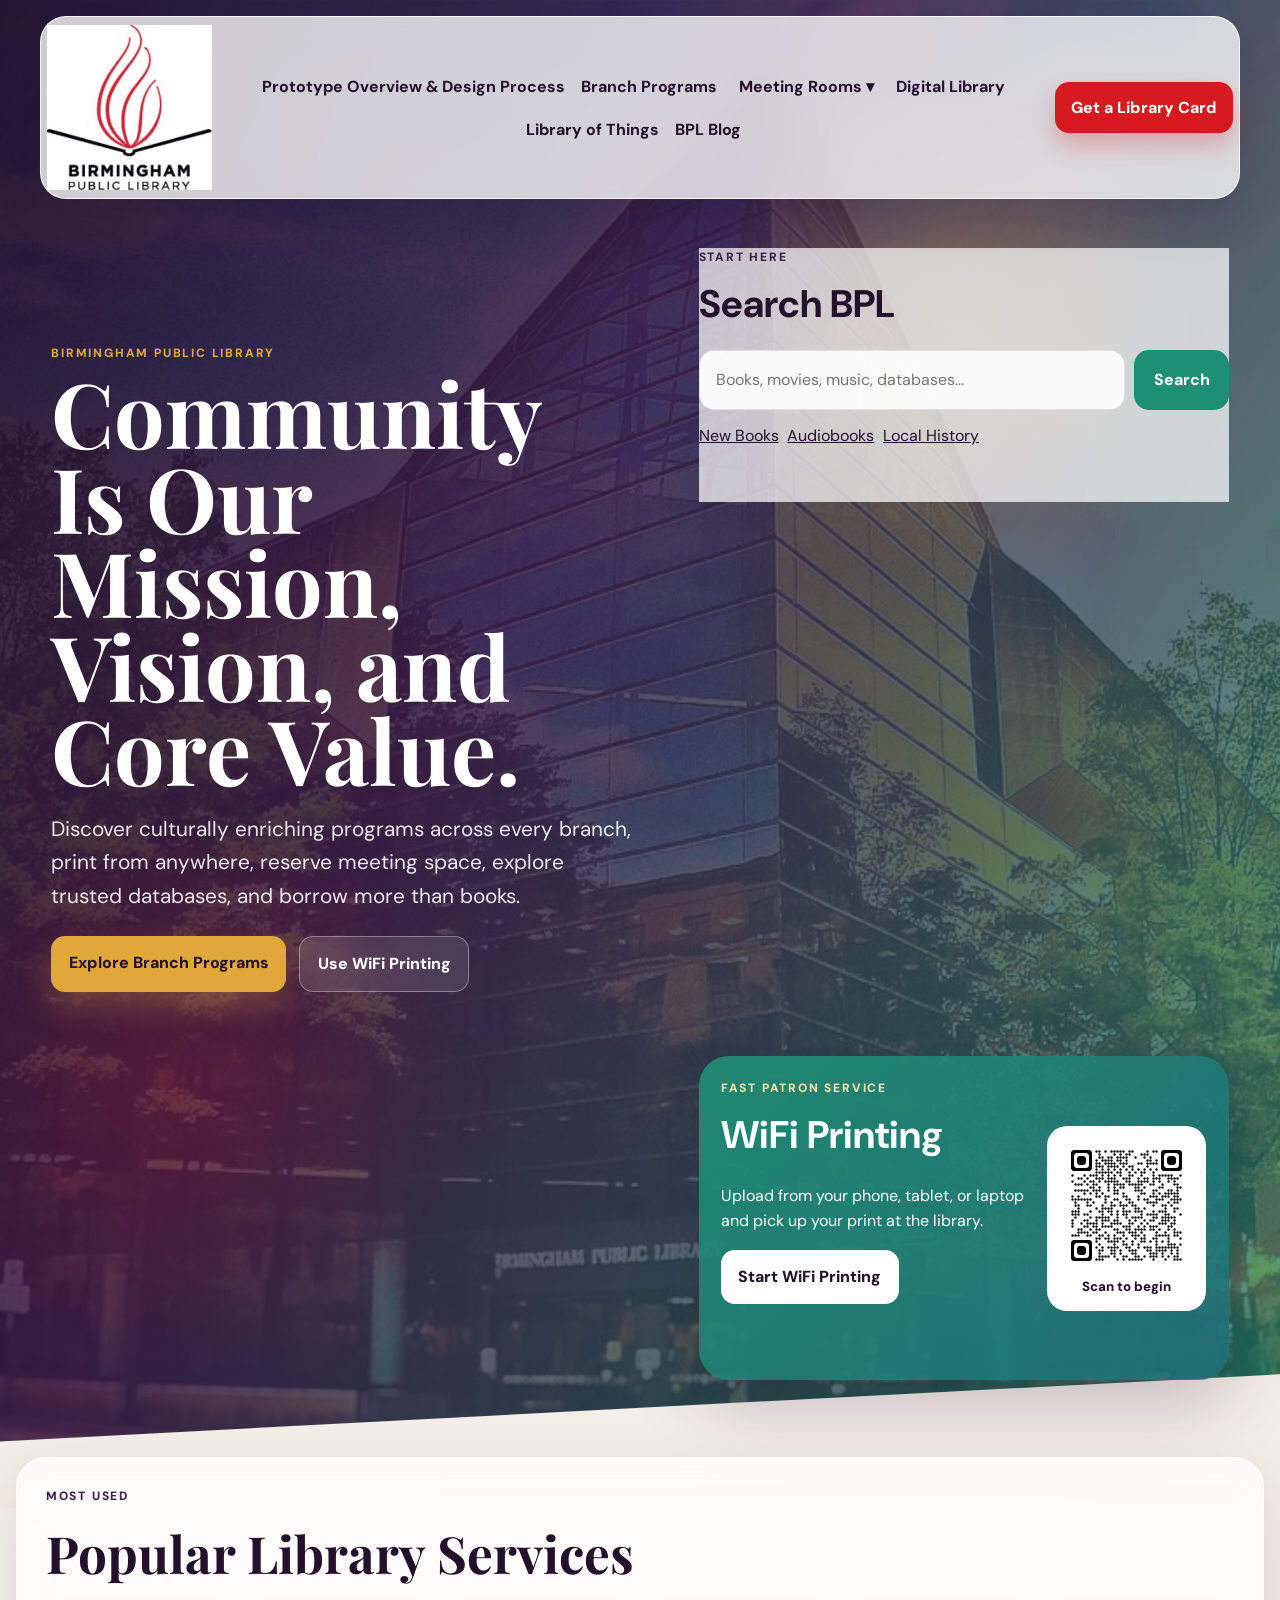
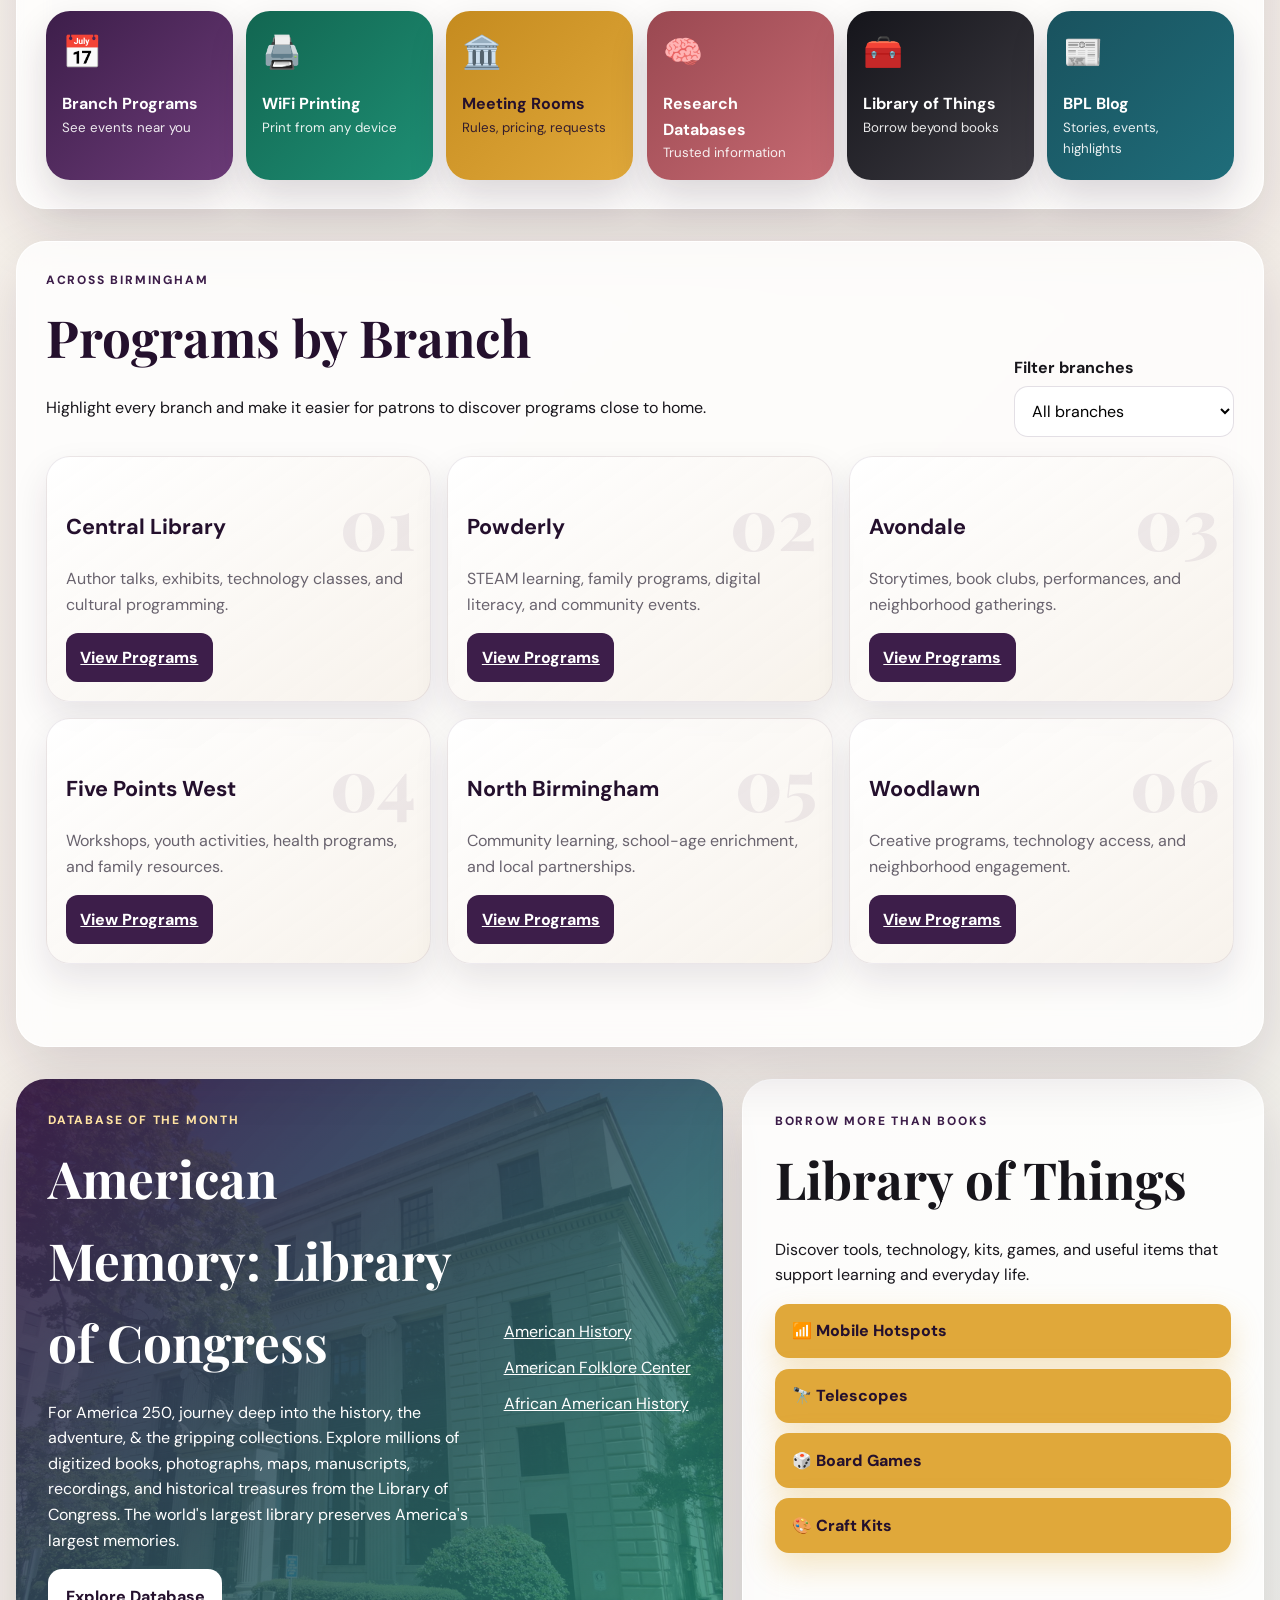
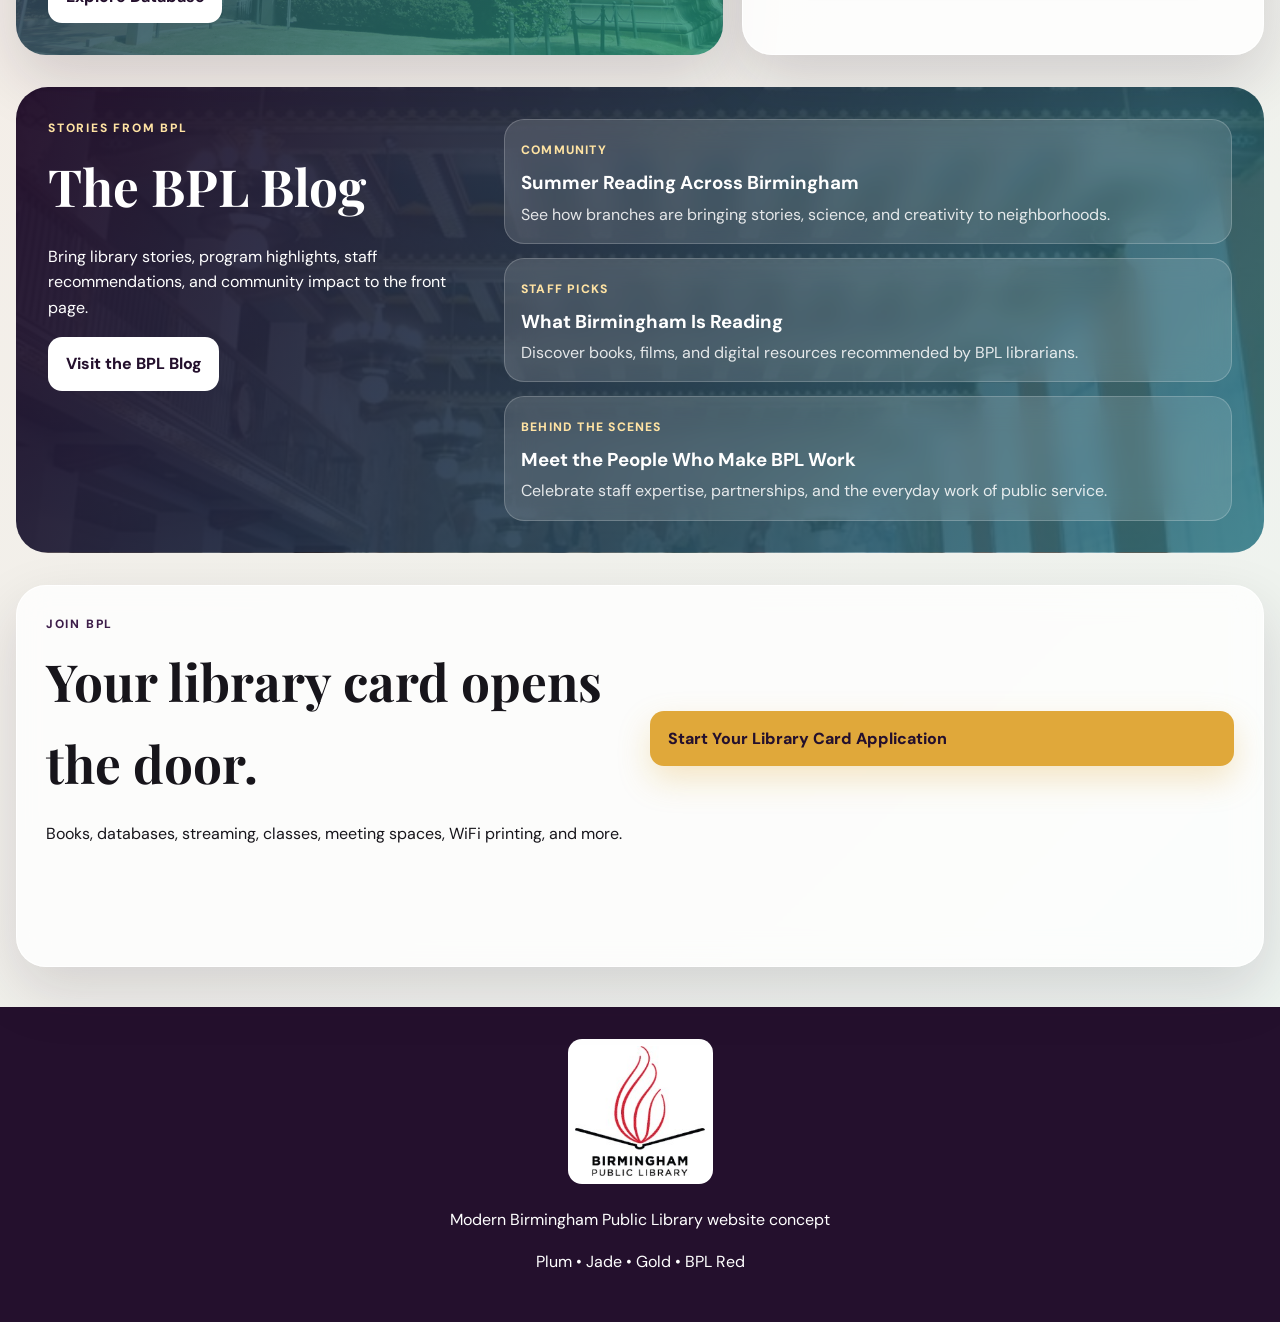
<file: index.html>
<!DOCTYPE html>
<html lang="en">
<head>
  <meta charset="UTF-8" />
  <meta name="viewport" content="width=device-width, initial-scale=1.0" />
  <meta name="description" content="A modern Birmingham Public Library website prototype featuring WiFi printing, branch programs, meeting rooms, digital resources, and the BPL Blog." />
  <title>Birmingham Public Library | Explore More</title>
  <link rel="stylesheet" href="styles.css" />
</head>
<body>
  <a class="skip-link" href="#main-content">Skip to main content</a>

  <header class="hero" id="home">
    <nav class="topbar" aria-label="Main navigation">
      <a class="brand" href="#home" aria-label="Birmingham Public Library home">
        <img src="assets/bpl-logo.png" alt="Birmingham Public Library logo" />
      </a>

      <button class="menu-toggle" type="button" aria-expanded="false" aria-controls="main-menu">
        Menu
      </button>

      <div class="nav-links" id="main-menu">
        <a href="aboutbpl.html">Prototype Overview & Design Process</a>
        <a href="#branch-programs">Branch Programs</a>

        <div class="dropdown">
          <button class="dropdown-toggle" type="button" aria-expanded="false"
          aria-controls="meeting-room-menu"
    aria-haspopup="true">
            Meeting Rooms
          </button>
          <div class="dropdown-menu">
            <a href="meeting-rooms.html">Meeting Room Overview</a>
            <a href="meeting-rooms.html#pricing">Pricing & Fees</a>
            <a href="meeting-rooms.html#rules">Rules & Requirements</a>
            <a href="meeting-rooms.html#request">Request a Room</a>
          </div>
        </div>

        <a href="#digital">Digital Library</a>
        <a href="#library-things">Library of Things</a>
        <a href="#blog">BPL Blog</a>
      </div>

      <a class="nav-cta" href="#card">Get a Library Card</a>
    </nav>

    <div class="hero-grid">
      <section class="hero-copy">
        <p class="eyebrow">Birmingham Public Library</p>
       <h1>
  Community Is Our Mission,<br>
  Vision, and Core Value.
</h1>
        <p class="hero-text">
          Discover culturally enriching programs across every branch, print from anywhere, reserve meeting space,
          explore trusted databases, and borrow more than books.
        </p>

        <div class="hero-actions">
          <a class="button primary" href="#branch-programs">Explore Branch Programs</a>
          <a class="button glass-button" href="#wifi-printing">Use WiFi Printing</a>
        </div>
      </section>

      <section class="glass-panel catalog-panel"
         id="catalog"
         aria-labelledby="catalog-heading">

    <p class="eyebrow dark">Start here</p>

    <h2 id="catalog-heading">Search BPL</h2>

    <form id="catalog-search"
          role="search"
          action="https://jeffa.na.iiivega.com/search"
          method="get"
          target="_blank">

        <label class="visually-hidden" for="catalog-query">
            Search books, movies, music, databases, and more
        </label>

        <div class="search-row">
            <input
                id="catalog-query"
                name="query"
                type="search"
                placeholder="Books, movies, music, databases..."
                required>

            <input type="hidden"
                   name="searchType"
                   value="everything">

            <input type="hidden"
                   name="pageSize"
                   value="10">

            <button type="submit">Search</button>
        </div>

    </form>

    <div class="quick-searches">

        <a class="quick-search-button"
           href="https://jeffa.na.iiivega.com/library-list/showcase/a0b8ebb6-fb92-4a9f-a774-399cbe4bb577"
           target="_blank"
           rel="noopener noreferrer">
            New Books
        </a>

        <a class="quick-search-button"
           href="https://jeffa.na.iiivega.com/search?query=audiobooks&searchType=everything&pageSize=10&materialTypeIds=y,i&pageNum=0"
           target="_blank"
           rel="noopener noreferrer">
            Audiobooks
        </a>

        <a class="quick-search-button"
           href="https://www.cobpl.org/virtual/databases/default.aspx?p=2&q=26#db"
           target="_blank"
           rel="noopener noreferrer">
            Local History
        </a>

    </div>

    <p id="catalog-message"
       class="status-message"
       aria-live="polite">
    </p>

</section>

      <section class="wifi-card" id="wifi-printing">
        <div class="wifi-copy">
          <p class="eyebrow light">Fast patron service</p>
          <h2>WiFi Printing</h2>
          <p>Upload from your phone, tablet, or laptop and pick up your print at the library.</p>
          <a class="button secondary" href="https://smartalecplus.smartalecprint.com/?ID=JeffersonCountyAL" target="_blank" rel="noopener noreferrer">Start WiFi Printing</a>
          <p id="wifi-message" class="status-message" aria-live="polite"></p>
        </div>
        <div class="qr-wrap">
          <a href="https://smartalecplus.smartalecprint.com/?ID=JeffersonCountyAL" target="_blank" rel="noopener noreferrer">
            <img src="assets/wifi-printing-qr.png" alt="QR code linking to Birmingham Public Library WiFi printing demo" />
          </a>
          <small>Scan to begin</small>
        </div>
      </section>
    </div>
  </header>

  <main id="main-content">
    <section class="utility-strip" aria-labelledby="utility-heading">
      <div class="section-heading">
        <p class="eyebrow dark">Most used</p>
        <h2 id="utility-heading">Popular Library Services</h2>
      </div>

      <div class="utility-grid">
        <a class="utility-card plum" href="#branch-programs">
          <span>📅</span>
          <strong>Branch Programs</strong>
          <small>See events near you</small>
        </a>

        <a class="utility-card jade" href="#wifi-printing">
          <span>🖨️</span>
          <strong>WiFi Printing</strong>
          <small>Print from any device</small>
        </a>

        <a class="utility-card gold" href="meeting-rooms.html">
          <span>🏛️</span>
          <strong>Meeting Rooms</strong>
          <small>Rules, pricing, requests</small>
        </a>

        <a class="utility-card rose" href="#digital">
          <span>🧠</span>
          <strong>Research Databases</strong>
          <small>Trusted information</small>
        </a>

        <a class="utility-card ink" href="#library-things">
          <span>🧰</span>
          <strong>Library of Things</strong>
          <small>Borrow beyond books</small>
        </a>

        <a class="utility-card teal" href="#blog">
          <span>📰</span>
          <strong>BPL Blog</strong>
          <small>Stories, events, highlights</small>
        </a>
      </div>
    </section>

    <section class="program-section" id="branch-programs">
      <div class="section-heading program-heading">
        <div>
          <p class="eyebrow dark">Across Birmingham</p>
          <h2>Programs by Branch</h2>
          <p>Highlight every branch and make it easier for patrons to discover programs close to home.</p>
        </div>

        <label class="branch-filter">
          <span>Filter branches</span>
          <select id="branch-filter">
            <option value="all">All branches</option>
            <option value="central">Central Library</option>
            <option value="powderly">Powderly</option>
            <option value="avondale">Avondale</option>
            <option value="five-points">Five Points West</option>
            <option value="north-birmingham">North Birmingham</option>
            <option value="woodlawn">Woodlawn</option>
          </select>
        </label>
      </div>

      <div class="branch-grid">
        <article class="branch-card" data-branch="central">
          <span class="branch-number">01</span>
          <h3>Central Library</h3>
          <p>Author talks, exhibits, technology classes, and cultural programming.</p>
          <button type="button" data-branch-name="Central Library">
          <a
   class="branch-button"
  href="https://www.cobpl.org/calendar/"
  target="_blank"
  rel="noopener noreferrer">

  View Programs
</a></button>
        </article>

        <article class="branch-card" data-branch="powderly">
          <span class="branch-number">02</span>
          <h3>Powderly</h3>
          <p>STEAM learning, family programs, digital literacy, and community events.</p>
         <button type="button" data-branch-name="Powderly Branch">
          <a
   class="branch-button"
  href="https://www.cobpl.org/calendar/"
  target="_blank"
  rel="noopener noreferrer">

  View Programs
</a></button>
        </article>

        <article class="branch-card" data-branch="avondale">
          <span class="branch-number">03</span>
          <h3>Avondale</h3>
          <p>Storytimes, book clubs, performances, and neighborhood gatherings.</p>
          <button type="button" data-branch-name="Avondale Library">
          <a
   class="branch-button"
  href="https://www.cobpl.org/calendar/"
  target="_blank"
  rel="noopener noreferrer">

  View Programs
</a></button>
        </article>

        <article class="branch-card" data-branch="five-points">
          <span class="branch-number">04</span>
          <h3>Five Points West</h3>
          <p>Workshops, youth activities, health programs, and family resources.</p>
          <button type="button" data-branch-name="Five Points West">
          <a
   class="branch-button"
  href="https://www.cobpl.org/calendar/"
  target="_blank"
  rel="noopener noreferrer">

  View Programs
</a></button>
        </article>

        <article class="branch-card" data-branch="north-birmingham">
          <span class="branch-number">05</span>
          <h3>North Birmingham</h3>
          <p>Community learning, school-age enrichment, and local partnerships.</p>
          <button type="button" data-branch-name="North Birmingham">
          <a
   class="branch-button"
  href="https://www.cobpl.org/calendar/"
  target="_blank"
  rel="noopener noreferrer">

  View Programs
</a></button>
        </article>

        <article class="branch-card" data-branch="woodlawn">
          <span class="branch-number">06</span>
          <h3>Woodlawn</h3>
          <p>Creative programs, technology access, and neighborhood engagement.</p>
         <button type="button" data-branch-name="Woodlawn Library">
          <a
   class="branch-button"
  href="https://www.cobpl.org/calendar/"
  target="_blank"
  rel="noopener noreferrer">

  View Programs
</a></button>
        </article>
      </div>

      <p id="branch-message" class="status-message" aria-live="polite"></p>
    </section>

    <section class="feature-grid" id="digital">
      <article class="database-feature">
        <div>
          <p class="eyebrow light">Database of the Month</p>
          <h2>American Memory: Library of Congress</h2>
          
          <p>
            For America 250, journey deep into the history, the adventure, & the gripping collections. 
            Explore millions of digitized books, photographs, maps, manuscripts, recordings, and historical treasures from the Library of Congress.
             The world's largest library preserves America's largest memories.
          </p>
          <a id="database-button"
   class="button secondary"
   href="https://www.loc.gov/collections/"
   target="_blank"
   rel="noopener noreferrer">
    Explore Database
</a>
          
        </div>
        <div class="database-orbit">

  <a class="orbit-link"
     href="https://www.loc.gov/collections/?fa=subject_topic:american+history"
     target="_blank"
     rel="noopener noreferrer">
    American History
  </a>

  <a class="orbit-link"
     href="https://www.loc.gov/collections/?fa=subject_topic:performing+arts%7Cpartof:american+folklife+center"
     target="_blank"
     rel="noopener noreferrer">
    American Folklore Center
  </a>

  <a class="orbit-link"
     href="https://www.loc.gov/collections/?fa=subject_topic:performing+arts%7Cpartof:american+folklife+center%7Csubject_topic:african+american+history"
     target="_blank"
     rel="noopener noreferrer">
    African American History
  </a>

</div>

</article> <!-- closes the Database of the Month article -->


<article class="things-feature" id="library-things">

  <p class="eyebrow dark">Borrow more than books</p>

  <a href="https://jeffa.na.iiivega.com/search?query=Library%20of%20Things&searchType=everything&pageSize=40&universalLimiterIds=at_library&pageNum=0" target="_blank"
   rel="noopener noreferrer" class="no-underline">
    <h2>Library of Things</h2>
  </a>

  <p>
    Discover tools, technology, kits, games, and useful items
    that support learning and everyday life.
  </p>

  <div class="thing-list">

    <a
  href="https://jeffa.na.iiivega.com/search/card?id=8655a6a9-f6c0-4838-95a6-a9f6c09838ad&entityType=FormatGroup"
  class="button primary no-underline"
  data-thing="mobile hotspot"
  target="_blank"
  rel="noopener noreferrer">
  📶 Mobile Hotspots
</a>

    <a href="https://jeffa.na.iiivega.com/search/card?id=7e3dcad6-6994-4be8-bdca-d66994bbe841&entityType=FormatGroup" class="button primary no-underline" data-thing="telescope" target="_blank"
   rel="noopener noreferrer">
      🔭 Telescopes
    </button></a>

    <a href="https://jeffa.na.iiivega.com/search?query=board%20games&searchType=everything&pageSize=10&materialTypeIds=o,bg&pageNum=0" class="button primary no-underline" data-thing="Board Games" target="_blank"
   rel="noopener noreferrer">
      🎲 Board Games
    </a>

    <a href="https://jeffa.na.iiivega.com/search?query=craft%20kits&searchType=everything&pageSize=10" class="button primary no-underline" data-thing="craft kit" target="_blank"
   rel="noopener noreferrer">
      🎨 Craft Kits
    </a>

  </div>

  <p id="thing-message"
     class="status-message"
     aria-live="polite">
  </p>

</article>
    </section>

    <section class="blog-section" id="blog">
      <div class="blog-intro">
        <p class="eyebrow light">Stories from BPL</p>
        <h2>The BPL Blog</h2>
        <p>Bring library stories, program highlights, staff recommendations, and community impact to the front page.</p>
        <a
  id="blog-button"
  class="button secondary"
  href="https://bplolinenews.blogspot.com/"
  target="_blank"
  rel="noopener noreferrer">
  Visit the BPL Blog
</a>
      </div>

      <div class="blog-cards">
        <article>
          <span>Community</span>
          <h3>Summer Reading Across Birmingham</h3>
          <p>See how branches are bringing stories, science, and creativity to neighborhoods.</p>
        </article>

        <article>
          <span>Staff Picks</span>
          <h3>What Birmingham Is Reading</h3>
          <p>Discover books, films, and digital resources recommended by BPL librarians.</p>
        </article>

        <article>
          <span>Behind the Scenes</span>
          <h3>Meet the People Who Make BPL Work</h3>
          <p>Celebrate staff expertise, partnerships, and the everyday work of public service.</p>
        </article>
      </div>
    </section>

    <section class="card-section" id="card">
      <div>
        <p class="eyebrow dark">Join BPL</p>
        <h2>Your library card opens the door.</h2>
        <p>Books, databases, streaming, classes, meeting spaces, WiFi printing, and more.</p>
      </div>

      <form id="card-form">
        
        <a
  class="button primary"
  href="https://www.cobpl.org/services/LibraryCards/Application.aspx"
  target="_blank"
  rel="noopener noreferrer">

  Start Your Library Card Application
</a>

       
      </form>

      <p id="card-message" class="status-message" aria-live="polite"></p>
    </section>
  </main>

  <footer class="footer">
    <img src="assets/bpl-logo.png" alt="" aria-hidden="true" />
    <p>Modern Birmingham Public Library website concept</p>
    <p>Plum • Jade • Gold • BPL Red</p>
  </footer>

 <button
  id="back-to-top"
  class="back-to-top"
  type="button"
  aria-label="Back to top"
  title="Back to top"
>
  ↑
</button>
  <script src="script.js"></script>

</body>
</html>
</file>
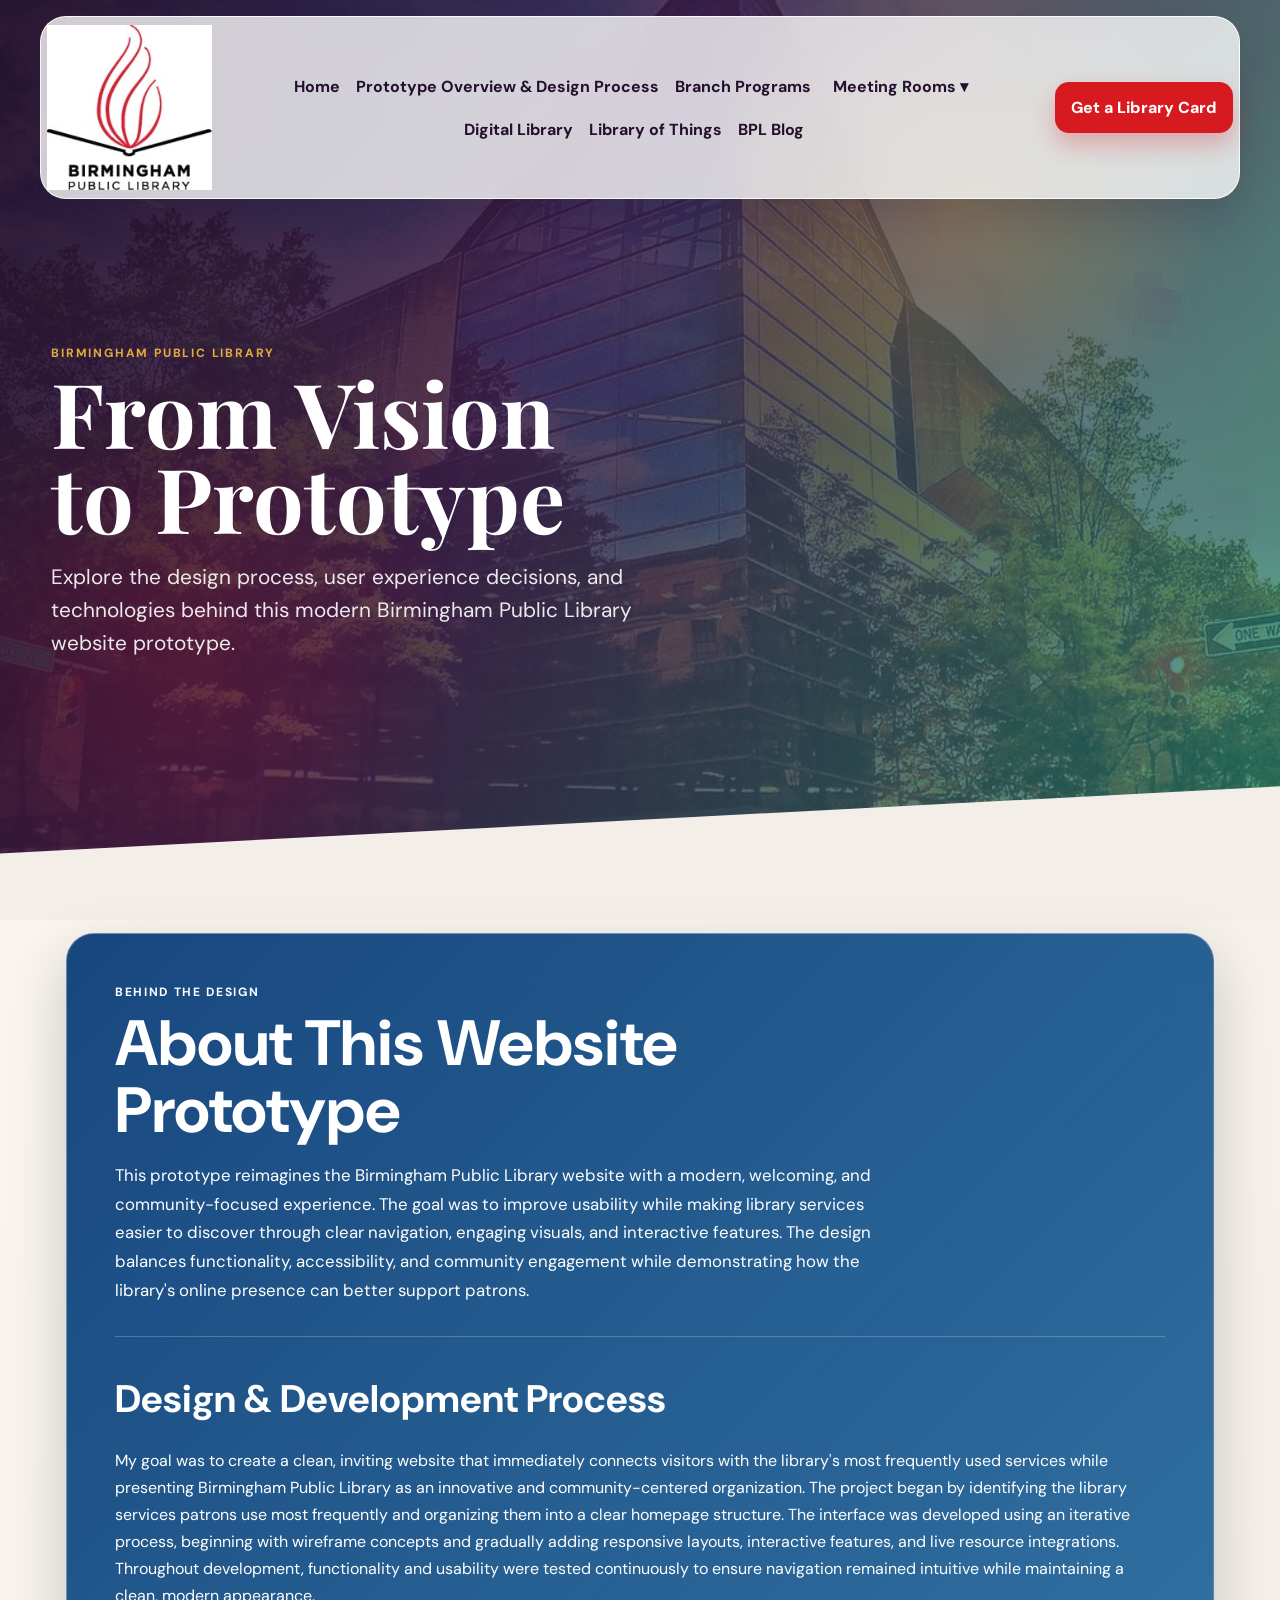
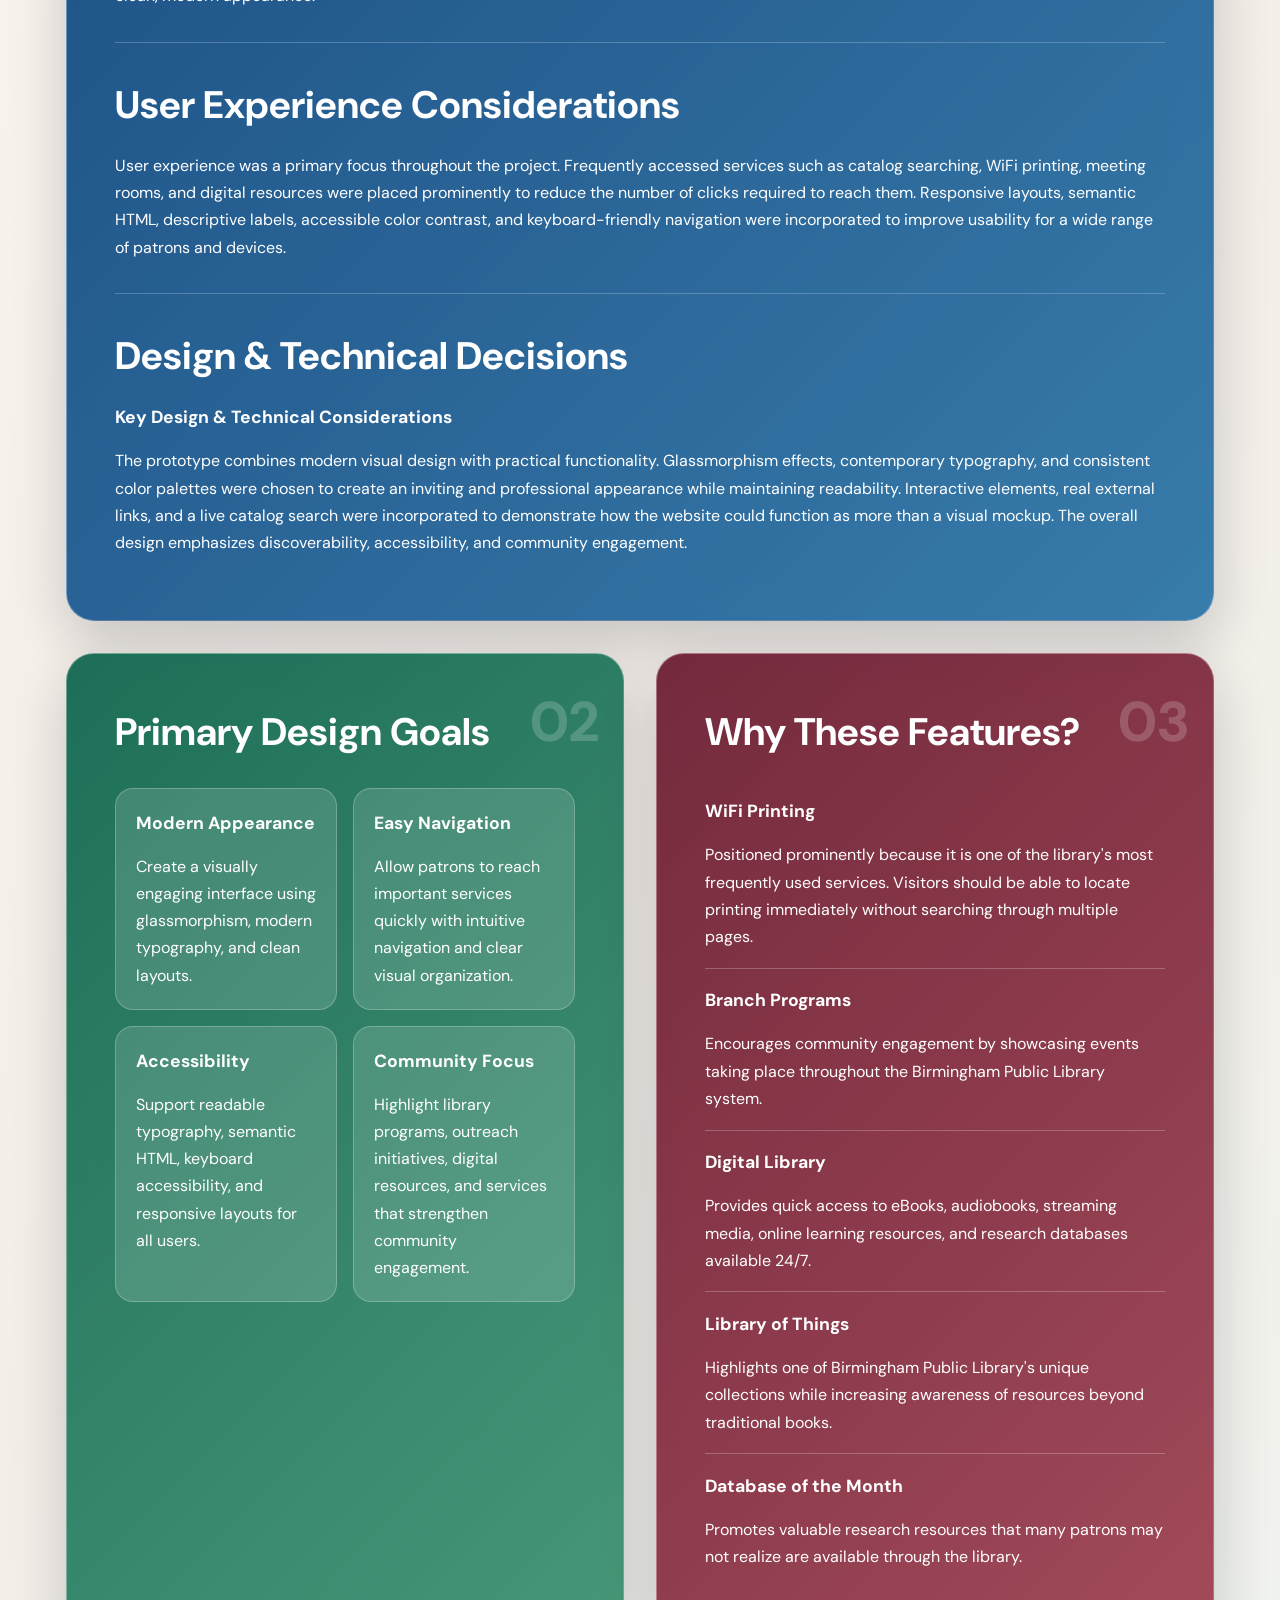
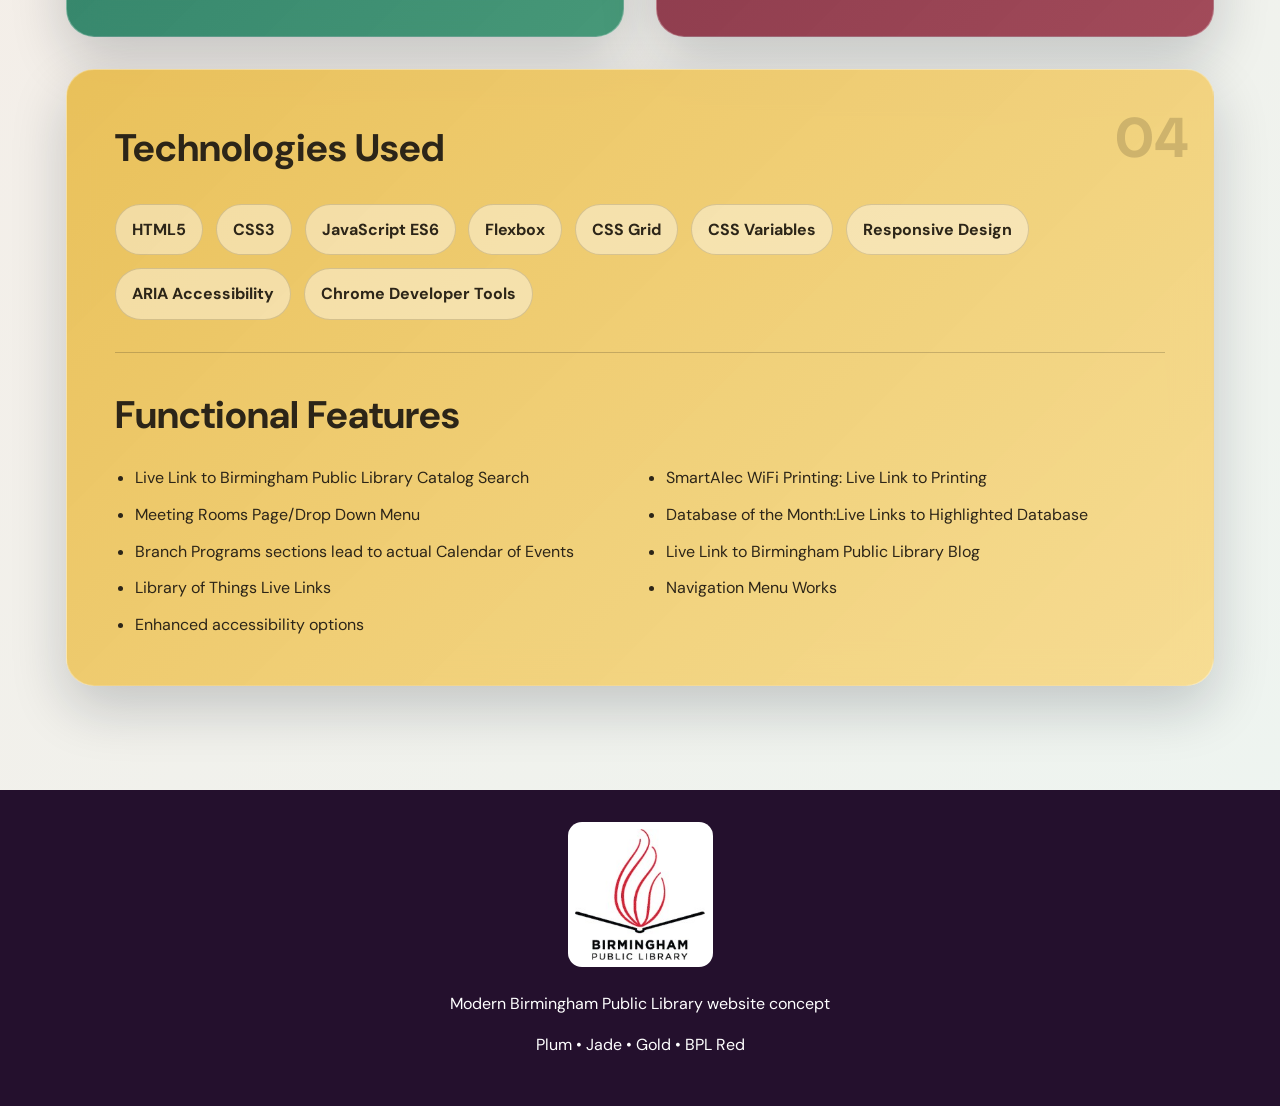
<file: aboutbpl.html>
<!DOCTYPE html>
<html lang="en">
<head>
  <meta charset="UTF-8" />
  <meta name="viewport" content="width=device-width, initial-scale=1.0" />
  <meta name="description" content="A modern Birmingham Public Library website prototype featuring WiFi printing, branch programs, meeting rooms, digital resources, and the BPL Blog." />
  <title>Birmingham Public Library | Explore More</title>
  <link rel="stylesheet" href="styles.css" />
</head>
<body>
  <a class="skip-link" href="#main-content">Skip to main content</a>

  <header class="hero" id="home">
    <nav class="topbar" aria-label="Main navigation">
      <a class="brand" href="#home" aria-label="Birmingham Public Library home">
        <img src="assets/bpl-logo.png" alt="Birmingham Public Library logo" />
      </a>

      <button class="menu-toggle" type="button" aria-expanded="false" aria-controls="main-menu">
        Menu
      </button>

      <div class="nav-links" id="main-menu">
        <a href="index.html">Home</a>
        <a href="aboutbpl.html">Prototype Overview & Design Process</a>
        <a href="branch-programs.html">Branch Programs</a>

        <div class="dropdown">
          <button class="dropdown-toggle" type="button" aria-expanded="false"
          aria-controls="meeting-room-menu"
    aria-haspopup="true">
            Meeting Rooms
          </button>
          <div class="dropdown-menu">
            <a href="meeting-rooms.html">Meeting Room Overview</a>
            <a href="meeting-rooms.html#pricing">Pricing & Fees</a>
            <a href="meeting-rooms.html#rules">Rules & Requirements</a>
            <a href="meeting-rooms.html#request">Request a Room</a>
          </div>
        </div>

        <a href="#digital">Digital Library</a>
        <a href="#library-things">Library of Things</a>
        <a href="#blog">BPL Blog</a>
      </div>

      <a class="nav-cta" href="#card">Get a Library Card</a>
    </nav>

    <div class="hero-grid">
      <section class="hero-copy">
        <p class="eyebrow">Birmingham Public Library</p>
        <h1>From Vision to Prototype</h1>
        <p class="hero-text">
          Explore the design process, user experience decisions, and technologies 
          behind this modern Birmingham Public Library website prototype.
        </p>

        
        </div>
      </section>
      
  </header>

  <main id="main-content">

  <section class="about-page">

    <!-- CARD 1: ABOUT AND DESIGN PHILOSOPHY -->
    <article class="about-feature-card about-blue">

      <p class="eyebrow">Behind the Design</p>

      <h1>About This Website Prototype</h1>

      <p class="about-intro">
        This prototype reimagines the Birmingham Public Library website with a modern, welcoming, and community-focused experience. 
        The goal was to improve usability while making library services easier to discover through clear navigation, engaging visuals, and interactive features.
         The design balances functionality, accessibility, and community engagement while demonstrating how the library's online presence can better support patrons.
      </p>

      <div class="about-section-divider"></div>

      <h2>Design & Development Process</h2>

      <p>
        My goal was to create a clean, inviting website that immediately connects visitors
        with the library's most frequently used services while presenting Birmingham Public
        Library as an innovative and community-centered organization. 
        The project began by identifying the library services patrons use most frequently and organizing them into a clear homepage structure.
         The interface was developed using an iterative process, beginning with wireframe concepts and gradually adding responsive layouts, interactive features, and live resource integrations.
         Throughout development, functionality and usability were tested continuously to ensure navigation remained intuitive while maintaining a clean, modern appearance.
      </p>

<div class="about-section-divider"></div>

<h2>User Experience Considerations</h2>

      <p>
        User experience was a primary focus throughout the project.
         Frequently accessed services such as catalog searching, WiFi printing, meeting rooms, and digital resources were placed prominently to reduce the number of clicks required to reach them. 
         Responsive layouts, semantic HTML, descriptive labels, accessible color contrast, and keyboard-friendly navigation were incorporated to improve usability for a wide range of patrons and devices.
</p>  

<div class="about-section-divider"></div>

<h2>Design & Technical Decisions</h2>

<h3>Key Design & Technical Considerations</h3>

  <p>The prototype combines modern visual design with practical functionality. 
    Glassmorphism effects, contemporary typography, and consistent color palettes were chosen to create an inviting and professional appearance while maintaining readability. 
    Interactive elements, real external links, and a live catalog search were incorporated to demonstrate how the website could function as more than a visual mockup. 
    The overall design emphasizes discoverability, accessibility, and community engagement. </p>
    </article>


    <!-- CARD 2: DESIGN GOALS -->
    <article class="about-feature-card about-green">

      <p class="about-card-number">02</p>

      <h2>Primary Design Goals</h2>

      <div class="about-mini-grid">

        <article class="about-mini-card">
          <h3>Modern Appearance</h3>
          <p>
            Create a visually engaging interface using glassmorphism,
            modern typography, and clean layouts.
          </p>
        </article>

        <article class="about-mini-card">
          <h3>Easy Navigation</h3>
          <p>
            Allow patrons to reach important services quickly with intuitive
            navigation and clear visual organization.
          </p>
        </article>

        <article class="about-mini-card">
          <h3>Accessibility</h3>
          <p>
            Support readable typography, semantic HTML, keyboard accessibility,
            and responsive layouts for all users.
          </p>
        </article>

        <article class="about-mini-card">
          <h3>Community Focus</h3>
          <p>
            Highlight library programs, outreach initiatives, digital resources,
            and services that strengthen community engagement.
          </p>
        </article>

      </div>

    </article>


    <!-- CARD 3: FEATURES -->
    <article class="about-feature-card about-burgundy">

      <p class="about-card-number">03</p>

      <h2>Why These Features?</h2>

      <div class="about-feature-list">

        <div class="about-feature-item">
          <h3>WiFi Printing</h3>
          <p>
            Positioned prominently because it is one of the library's most frequently
            used services. Visitors should be able to locate printing immediately
            without searching through multiple pages.
          </p>
        </div>

        <div class="about-feature-item">
          <h3>Branch Programs</h3>
          <p>
            Encourages community engagement by showcasing events taking place
            throughout the Birmingham Public Library system.
          </p>
        </div>

        <div class="about-feature-item">
          <h3>Digital Library</h3>
          <p>
            Provides quick access to eBooks, audiobooks, streaming media,
            online learning resources, and research databases available 24/7.
          </p>
        </div>

        <div class="about-feature-item">
          <h3>Library of Things</h3>
          <p>
            Highlights one of Birmingham Public Library's unique collections while
            increasing awareness of resources beyond traditional books.
          </p>
        </div>

        <div class="about-feature-item">
          <h3>Database of the Month</h3>
          <p>
            Promotes valuable research resources that many patrons may not realize
            are available through the library.
          </p>
        </div>

        

      </div>

    </article>


    <!-- CARD 4: TECHNOLOGY AND FUTURE ENHANCEMENTS -->
    <article class="about-feature-card about-gold">

      <p class="about-card-number">04</p>

      <h2>Technologies Used</h2>

      <div class="technology-grid">

        <span>HTML5</span>
        <span>CSS3</span>
        <span>JavaScript ES6</span>
        <span>Flexbox</span>
        <span>CSS Grid</span>
        <span>CSS Variables</span>
        <span>Responsive Design</span>
        <span>ARIA Accessibility</span>
        <span>Chrome Developer Tools</span>

      </div>

      <div class="about-section-divider"></div>

      <h2>Functional Features</h2>

      <ul class="future-list">
        <li>Live Link to Birmingham Public Library Catalog Search</li>
        <li>SmartAlec WiFi Printing: Live Link to Printing</li>
        <li>Meeting Rooms Page/Drop Down Menu</li>
        <li>Database of the Month:Live Links to Highlighted Database</li>
        <li>Branch Programs sections lead to actual Calendar of Events</li>
        <li>Live Link to Birmingham Public Library Blog</li>
        <li>Library of Things Live Links</li>
        <li>Navigation Menu Works</li>
        <li>Enhanced accessibility options</li>
      </ul>
    </article>

  </section>

</main>

  <footer class="footer">
    <img src="assets/bpl-logo.png" alt="" aria-hidden="true" />
    <p>Modern Birmingham Public Library website concept</p>
    <p>Plum • Jade • Gold • BPL Red</p>
  </footer>

 <button
  id="back-to-top"
  class="back-to-top"
  type="button"
  aria-label="Back to top"
  title="Back to top"
>
  ↑
</button>
  <script src="script.js"></script>


</body>
</html>
</file>
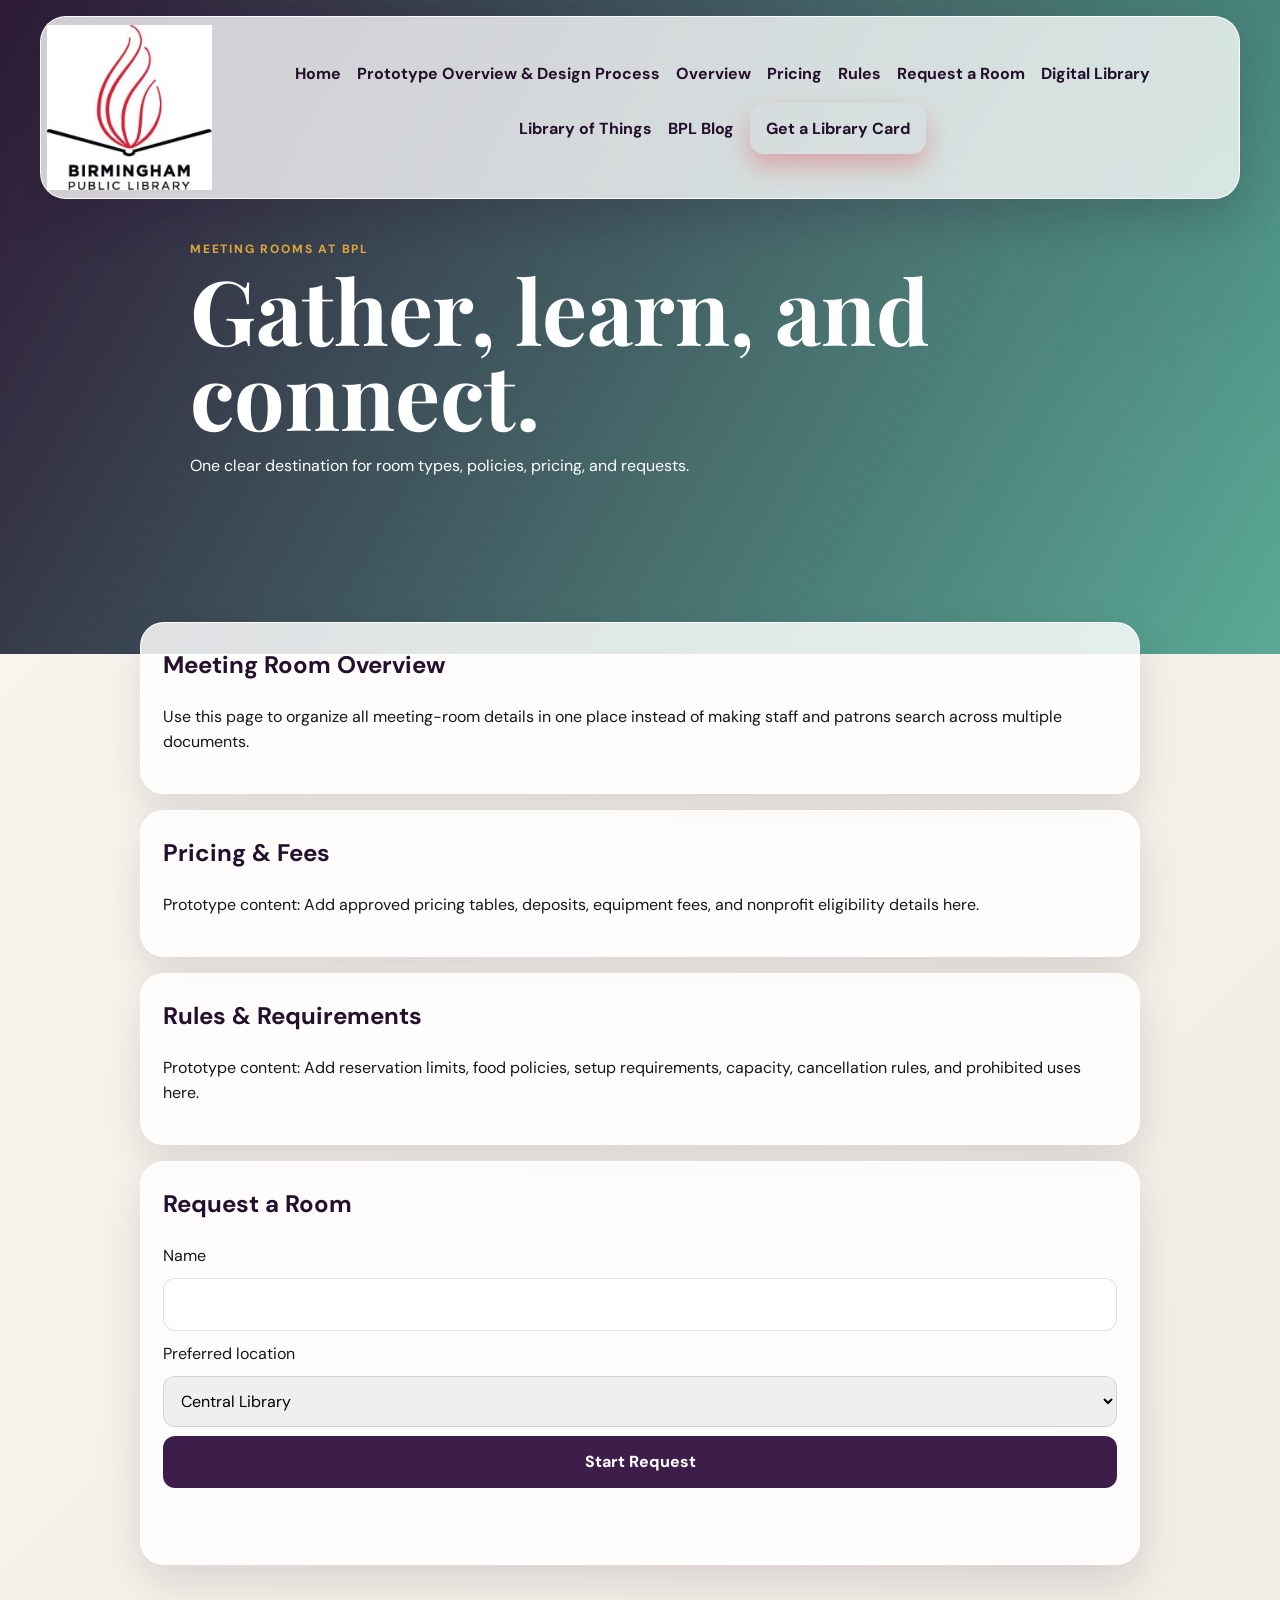
<file: meeting-rooms.html>
<!DOCTYPE html>
<html lang="en">
<head>
  <meta charset="UTF-8" />
  <meta name="viewport" content="width=device-width, initial-scale=1.0" />
  <title>BPL Meeting Rooms | Prototype</title>
  <link rel="stylesheet" href="styles.css" />
</head>
<body class="interior-page">
  <header class="interior-hero">
    <nav class="topbar" aria-label="Main navigation">
      <a class="brand" href="index.html">
        <img src="assets/bpl-logo.png" alt="Birmingham Public Library logo" />
      </a>

     <div class="nav-links open">
        <a href="index.html">Home</a>
        <a href="aboutbpl.html">Prototype Overview & Design Process</a>
        <a href="#overview">Overview</a>
        <a href="#pricing">Pricing</a>
        <a href="#rules">Rules</a>
        <a href="#request">Request a Room</a>
         <a href="index.html#digital">Digital Library</a>
        <a href="https://jeffa.na.iiivega.com/search?query=Library%20of%20Things&searchType=everything&pageSize=40&universalLimiterIds=at_library&pageNum=0" target="_blank"
   rel="noopener noreferrer">Library of Things</a>
        <a href="https://bplolinenews.blogspot.com/" target="_blank"
   rel="noopener noreferrer">BPL Blog</a>
        <a class="nav-cta" href="index.html#card">Get a Library Card</a>
      </div>
    </nav>

    <div class="interior-copy">
      <p class="eyebrow">Meeting rooms at BPL</p>
      <h1>Gather, learn, and connect.</h1>
      <p>One clear destination for room types, policies, pricing, and requests.</p>
    </div>
  </header>

  <main class="interior-main">
    <section class="interior-card" id="overview">
      <h2>Meeting Room Overview</h2>
      <p>Use this page to organize all meeting-room details in one place instead of making staff and patrons search across multiple documents.</p>
    </section>

    <section class="interior-card" id="pricing">
      <h2>Pricing & Fees</h2>
      <p>Prototype content: Add approved pricing tables, deposits, equipment fees, and nonprofit eligibility details here.</p>
    </section>

    <section class="interior-card" id="rules">
      <h2>Rules & Requirements</h2>
      <p>Prototype content: Add reservation limits, food policies, setup requirements, capacity, cancellation rules, and prohibited uses here.</p>
    </section>

    <section class="interior-card" id="request">
      <h2>Request a Room</h2>
      <form id="room-form">
        <label for="requester-name">Name</label>
        <input id="requester-name" type="text" required />

        <label for="room-location">Preferred location</label>
        <select id="room-location">
          <option>Central Library</option>
          <option>Five Points West</option>
          <option>Avondale Library</option>
        </select>

        <button type="submit">Start Request</button>
      </form>
      <p id="room-message" class="status-message" aria-live="polite"></p>
    </section>
  </main>

  <script>
    document.querySelector('#room-form').addEventListener('submit', function(event) {
      event.preventDefault();
      const name = document.querySelector('#requester-name').value.trim();
      document.querySelector('#room-message').textContent =
        `Thank you, ${name}. Your demo room request has started.`;
    });
  </script>

  <button
  id="back-to-top"
  class="back-to-top"
  type="button"
  aria-label="Back to top"
  title="Back to top"
>
  ↑
</button>
  <script src="script.js"></script>

  
</body>
</html>
</file>
<file: styles.css>
@import url('https://fonts.googleapis.com/css2?family=DM+Sans:wght@400;500;600;700&family=Playfair+Display:wght@700;800&display=swap');

:root {
  --bpl-red: #d71920;
  --plum: #3d1e4a;
  --plum-deep: #24102d;
  --jade: #1e8f74;
  --jade-dark: #126651;
  --teal: #1f6d7a;
  --gold: #e0a83a;
  --cream: #f6f0e8;
  --rose: #c66a72;
  --ink: #17151b;
  --muted: #69636e;
  --white: #ffffff;
  --glass: rgba(255,255,255,0.17);
  --glass-light: rgba(255,255,255,0.72);
  --glass-border: rgba(255,255,255,0.34);
  --shadow: 0 25px 70px rgba(36,16,45,0.22);
}

* {
  box-sizing: border-box;
}

html {
  scroll-behavior: smooth;
  scroll-padding-top: 10rem;
}

body {
  margin: 0;
  font-family: 'DM Sans', Arial, sans-serif;
  color: var(--ink);
  background:
    radial-gradient(circle at top left, rgba(61,30,74,0.22), transparent 30rem),
    radial-gradient(circle at top right, rgba(30,143,116,0.18), transparent 28rem),
    linear-gradient(135deg, #fbf7f0, #f4eee8 55%, #edf5f1);
  line-height: 1.6;
}

a {
  color: inherit;
}

button,
input,
select {
  font: inherit;
}

button {
  cursor: pointer;
}

.skip-link {
  position: absolute;
  left: -999px;
  top: 0;
  padding: 1rem;
  background: #000;
  color: #fff;
  z-index: 100;
}

.skip-link:focus {
  left: 1rem;
  top: 1rem;
}

.visually-hidden {
  position: absolute;
  width: 1px;
  height: 1px;
  overflow: hidden;
  clip: rect(0 0 0 0);
  white-space: nowrap;
}

.hero {
  min-height: 920px;
  padding: 10rem clamp(1rem, 4vw, 4rem) 8rem;
  color: #fff;
  position: relative;
  overflow: hidden;
  padding-bottom: 8rem;
  background:
    linear-gradient(120deg, rgba(36,16,45,0.96), rgba(61,30,74,0.86) 40%, rgba(30,143,116,0.72) 100%),
    url('Images/BPLPhotoBuilding.jpg');
  background-size: cover;
  background-position: center;
}

.hero::before {
  content: '';
  position: absolute;
  inset: 0;
  background:
    radial-gradient(circle at 75% 22%, rgba(224,168,58,0.32), transparent 16rem),
    radial-gradient(circle at 14% 72%, rgba(215,25,32,0.18), transparent 18rem);
}

.hero::after {
  content: '';
  position: absolute;
  left: -10%;
  right: -10%;
  bottom: -100px;
  height: 200px;
  background: #f4eee8;
  transform: rotate(-3deg);
}

.topbar {
  position: fixed;
  top: 1rem;
  left: 50%;
  transform: translateX(-50%);
  width: min(1200px, calc(100% - 2rem));
  z-index: 1000;
  display: grid;
  grid-template-columns: auto 1fr auto;
  gap: 1.3rem;
  align-items: center;
  background: rgba(255,255,255,0.78);
  border: 1px solid rgba(255,255,255,0.88);
  border-radius: 26px;
  padding: 0.5rem 0.4rem;
  box-shadow: 0 18px 45px rgba(36,16,45,0.2);
  backdrop-filter: blur(18px);
}

.brand img {
  display: block;
  width: 165px;
}

.nav-links {
  display: flex;
  justify-content: center;
  align-items: center;
  gap: 1rem;
  flex-wrap: wrap;
}

.nav-links > a,
.dropdown-toggle {
  border: none;
  background: transparent;
  text-decoration: none;
  color: var(--plum-deep);
  font-weight: 700;
}

.nav-links > a:hover,
.nav-links > a:focus,
.dropdown-toggle:hover,
.dropdown-toggle:focus {
  color: var(--bpl-red);
}

.dropdown {
  position: relative;
}

.dropdown-toggle::after {
  content: ' ▾';
}

.dropdown-menu {
  position: absolute;
  top: calc(100% - 1px);
  left: 0;
  min-width: 245px;
  display: none;
  padding: 0.55rem;
  border-radius: 18px;
  background: rgba(255,255,255,0.92);
  box-shadow: 0 20px 45px rgba(36,16,45,0.22);
  border: 1px solid rgba(61,30,74,0.12);
  backdrop-filter: blur(18px);
}

.dropdown:hover .dropdown-menu,
.dropdown:focus-within .dropdown-menu,
.dropdown.open .dropdown-menu {
  display: grid;
}

.dropdown-menu a {
  text-decoration: none;
  color: var(--plum-deep);
  padding: 0.7rem 0.8rem;
  border-radius: 12px;
  font-weight: 700;
}

.dropdown-menu a:hover,
.dropdown-menu a:focus {
  background: #f4ecf6;
  color: var(--bpl-red);
}

.nav-cta {
  text-decoration: none;
  padding: 0.8rem 1rem;
  color: #fff;
  background: var(--bpl-red);
  border-radius: 14px;
  font-weight: 800;
  box-shadow: 0 12px 25px rgba(215,25,32,0.28);
}

.menu-toggle {
  display: none;
  border: none;
  border-radius: 14px;
  background: var(--plum);
  color: #fff;
  padding: 0.75rem 0.9rem;
  font-weight: 800;
}

.hero-grid {
  position: relative;
  z-index: 4;
  max-width: 1260px;
  margin: 5.7rem auto 0;
  margin-top: clamp(4rem, 10vw, 6.5rem);
  padding-top: 4rem;
  display: grid;
  grid-template-columns: 1.1fr 1fr;
 gap: clamp(2rem, 5vw, 6rem);
  align-items: start;
}

.hero-copy {
  padding-top: 1rem;
}

.eyebrow {
  margin: 0 0 0.45rem;
  text-transform: uppercase;
  letter-spacing: 0.15em;
  font-size: 0.75rem;
  font-weight: 800;
  color: var(--gold);
}

.eyebrow.dark {
  color: var(--plum);
}

.eyebrow.light {
  color: #ffe3a3;
}

.hero-copy h1,
.section-heading h2,
.program-heading h2,
.feature-grid h2,
.blog-section h2,
.card-section h2 {
  font-family: 'Playfair Display', Georgia, serif;
}

.hero-copy h1 {
  margin: 0;
  max-width: 760px;
  font-size: clamp(3.3rem, 7vw, 6.7rem);
  line-height: 0.94;
}

.hero-text {
  max-width: 650px;
  font-size: clamp(1.05rem, 1.8vw, 1.3rem);
  color: rgba(255,255,255,0.9);
}

.hero-actions {
  display: flex;
  gap: 0.8rem;
  flex-wrap: wrap;
  margin-top: 1.5rem;
}

.button {
  display: inline-block;
  text-decoration: none;
  border-radius: 14px;
  padding: 0.9rem 1.1rem;
  font-weight: 800;
}

.button.primary {
  background: var(--gold);
  color: var(--plum-deep);
  box-shadow: 0 14px 32px rgba(224,168,58,0.28);
}

.button.secondary {
  background: #fff;
  color: var(--plum-deep);
}

.glass-button {
  border: 1px solid rgba(255,255,255,0.35);
  color: #fff;
  background: rgba(255,255,255,0.11);
  backdrop-filter: blur(14px);
}
S
.glass-panel {
  border-radius: 30px;
  padding: clamp(1.1rem, 3vw, 1.8rem);
  border: 1px solid var(--glass-border);
  box-shadow: var(--shadow);
  backdrop-filter: blur(20px);
}

#catalog {
    scroll-margin-top: 12rem;
}

.catalog-panel {
  background: rgba(255,255,255,0.72);
  color: var(--plum-deep);
  margin-top: -5rem;
}

.catalog-panel h2,
.wifi-card h2 {
  margin: 0 0 0.9rem;
  font-size: clamp(1.7rem, 3vw, 2.5rem);
}

.search-row {
  display: flex;
  gap: 0.6rem;
}

.search-row input {
  flex: 1;
  min-width: 0;
  border: 1px solid rgba(61,30,74,0.12);
  border-radius: 15px;
  padding: 1rem;
  background: rgba(255,255,255,0.9);
}

.search-row button {
  border: none;
  border-radius: 15px;
  padding: 0 1.2rem;
  background: var(--jade);
  color: #fff;
  font-weight: 800;
}

.quick-searches {
  display: flex;
  gap: 0.55rem;
  flex-wrap: wrap;
  margin-top: 0.8rem;
}

.quick-searches button {
  border: none;
  background: transparent;
  color: var(--plum);
  font-weight: 700;
}

.quick-searches button:hover,
.quick-searches button:focus {
  color: var(--bpl-red);
}

.wifi-card {
  grid-column: 2;
  display: grid;
  grid-template-columns: 1fr auto;
  gap: 1rem;
  align-items: center;
  padding: 1.4rem;
  border-radius: 30px;
  background:
    linear-gradient(135deg, rgba(30,143,116,0.92), rgba(31,109,122,0.86));
  box-shadow: var(--shadow);
}

.qr-wrap {
  text-align: center;
  background: #fff;
  padding: 0.75rem;
  border-radius: 20px;
}

.qr-wrap img {
  width: 135px;
  display: block;
}

.qr-wrap small {
  color: var(--plum-deep);
  font-weight: 800;
}

.status-message {
  min-height: 1.35em;
  font-weight: 700;
}

main {
  width: min(1260px, calc(100% - 2rem));
  margin: -3.2rem auto 0;
  position: relative;
  z-index: 7;
}

.utility-strip,
.program-section,
.card-section {
  background: rgba(255,255,255,0.78);
  border: 1px solid rgba(255,255,255,0.92);
  border-radius: 30px;
  padding: clamp(1.1rem, 3vw, 1.8rem);
  box-shadow: 0 24px 60px rgba(36,16,45,0.14);
  backdrop-filter: blur(15px);
}

section {
  scroll-margin-top: 10rem;
}

.section-heading {
  margin-bottom: 1rem;
}

.section-heading h2,
.program-heading h2 {
  margin: 0;
  color: var(--plum-deep);
  font-size: clamp(2rem, 4vw, 3.2rem);
}

.utility-grid {
  display: grid;
  grid-template-columns: repeat(6, 1fr);
  gap: 0.85rem;
}

.utility-card {
  min-height: 155px;
  display: block;
  text-decoration: none;
  color: #fff;
  border-radius: 24px;
  padding: 1rem;
  box-shadow: 0 18px 38px rgba(36,16,45,0.16);
  transition: transform 0.18s ease, box-shadow 0.18s ease;
}

.utility-card:hover,
.utility-card:focus {
  transform: translateY(-5px);
  box-shadow: 0 26px 52px rgba(36,16,45,0.25);
}

.utility-card span {
  display: block;
  font-size: 2rem;
  margin-bottom: 0.8rem;
}

.utility-card strong,
.utility-card small {
  display: block;
}

.utility-card small {
  opacity: 0.9;
}

.plum { background: linear-gradient(135deg, var(--plum), #6c3b78); }
.jade { background: linear-gradient(135deg, var(--jade-dark), var(--jade)); }
.gold { background: linear-gradient(135deg, #c58b1f, var(--gold)); color: var(--plum-deep); }
.rose { background: linear-gradient(135deg, #9a4851, var(--rose)); }
.ink { background: linear-gradient(135deg, #15151b, #3d3b42); }
.teal { background: linear-gradient(135deg, #19525e, var(--teal)); }

.program-section {
  margin-top: 2rem;
}

.program-heading {
  display: flex;
  justify-content: space-between;
  gap: 1.5rem;
  align-items: end;
}

.branch-filter span {
  display: block;
  font-weight: 700;
  margin-bottom: 0.35rem;
}

.branch-filter select {
  min-width: 220px;
  border: 1px solid rgba(61,30,74,0.14);
  border-radius: 14px;
  padding: 0.8rem;
  background: #fff;
}

.branch-grid {
  margin-top: 1.2rem;
  display: grid;
  grid-template-columns: repeat(3, 1fr);
  gap: 1rem;
}

.branch-card {
  position: relative;
  overflow: hidden;
  min-height: 235px;
  padding: 1.2rem;
  border-radius: 24px;
  background:
    linear-gradient(145deg, rgba(255,255,255,0.9), rgba(246,240,232,0.82));
  border: 1px solid rgba(61,30,74,0.09);
  box-shadow: 0 16px 35px rgba(36,16,45,0.10);
}

.branch-number {
  position: absolute;
  right: 0.9rem;
  top: 0.4rem;
  font-family: 'Playfair Display', serif;
  font-size: 4.5rem;
  font-weight: 800;
  color: rgba(61,30,74,0.08);
}

.branch-card h3 {
  margin-top: 2.1rem;
  font-size: 1.35rem;
  color: var(--plum-deep);
}

.branch-card p {
  color: var(--muted);
}

.branch-card button,
.database-feature button,
.blog-intro button,
.card-section button {
  border: none;
  border-radius: 12px;
  background: var(--plum);
  color: #fff;
  padding: 0.72rem 0.9rem;
  font-weight: 800;
}

.branch-card button:hover,
.branch-card button:focus,
.database-feature button:hover,
.database-feature button:focus,
.blog-intro button:hover,
.blog-intro button:focus,
.card-section button:hover,
.card-section button:focus {
  background: var(--bpl-red);
}

.feature-grid {
  display: grid;
  grid-template-columns: 1.15fr 0.85fr;
  gap: 1.2rem;
  margin-top: 2rem;
}

.database-feature,
.things-feature {
  border-radius: 30px;
  padding: clamp(1.2rem, 3vw, 2rem);
  box-shadow: 0 24px 60px rgba(36,16,45,0.16);
}

.database-feature {
  color: #fff;
  display: grid;
  grid-template-columns: 1fr auto;
  gap: 1.2rem;
  background:
    linear-gradient(135deg, rgba(61,30,74,0.96), rgba(30,143,116,0.78)),
    url('Images/LinnHenley.jpg');
  background-size: cover;
  background-position: center;
}

.database-feature h2,
.things-feature h2,
.blog-section h2,
.card-section h2 {
  margin: 0;
  font-size: clamp(2rem, 4vw, 3.4rem);
}

.database-orbit {
  display: grid;
  align-content: center;
  gap: 0.65rem;
}

.database-orbit span {
  display: block;
  min-width: 140px;
  padding: 0.75rem;
  border-radius: 999px;
  text-align: center;
  background: rgba(255,255,255,0.14);
  border: 1px solid rgba(255,255,255,0.24);
  backdrop-filter: blur(12px);
}

.database-feature h2 a {
  color: inherit;
  text-decoration: none;
}

.database-feature h2 a:hover {
  text-decoration: none;
  color: #ffffff;
}

.things-feature {
  background: rgba(255,255,255,0.82);
  border: 1px solid rgba(255,255,255,0.92);
}

.thing-list {
  display: grid;
  gap: 0.65rem;
  margin-top: 1rem;
}

.thing-list button {
  border: 1px solid rgba(61,30,74,0.11);
  border-radius: 14px;
  background: #fff;
  padding: 0.85rem;
  text-align: left;
  font-weight: 800;
}

.thing-list button:hover,
.thing-list button:focus {
  background: #edf7f3;
  color: var(--jade-dark);
}

.blog-section {
  margin-top: 2rem;
  display: grid;
  grid-template-columns: 0.75fr 1.25fr;
  gap: 1.2rem;
  border-radius: 32px;
  padding: clamp(1.2rem, 3vw, 2rem);
  color: #fff;
  background:
    linear-gradient(120deg, rgba(36,16,45,0.97), rgba(31,109,122,0.82)),
    url('Images/bplblog.jpeg');
  background-size: cover;
  background-position: center;
}

.blog-cards {
  display: grid;
  gap: 0.85rem;
}

.blog-cards article {
  padding: 1rem;
  border-radius: 20px;
  background: rgba(255,255,255,0.13);
  border: 1px solid rgba(255,255,255,0.2);
  backdrop-filter: blur(15px);
}

.blog-cards article span {
  color: #ffe3a3;
  font-size: 0.76rem;
  text-transform: uppercase;
  letter-spacing: 0.1em;
  font-weight: 800;
}

.blog-cards h3 {
  margin: 0.4rem 0 0.2rem;
}

.blog-cards p {
  margin: 0;
  color: rgba(255,255,255,0.86);
}

.card-section {
  margin-top: 2rem;
  display: grid;
  grid-template-columns: 1fr 1fr;
  gap: 1.3rem;
  align-items: center;
}

#card-form {
  display: grid;
  gap: 0.55rem;
}

#card-form input {
  border: 1px solid rgba(61,30,74,0.13);
  border-radius: 12px;
  padding: 0.8rem;
}

.footer {
  margin-top: 2.5rem;
  text-align: center;
  padding: 2rem;
  color: #fff;
  background: var(--plum-deep);
}

.footer img {
  width: 145px;
  padding: 0.45rem;
  border-radius: 14px;
  background: #fff;
}

/*No Underline on Link for Library of Things*/

.no-underline {
    text-decoration: none;
}

@media (max-width: 1080px) {
  .topbar {
    grid-template-columns: auto auto;
  }

  .menu-toggle {
    display: block;
    justify-self: end;
  }

  .nav-links {
    display: none;
    grid-column: 1 / -1;
    flex-direction: column;
    align-items: stretch;
  }

  .nav-links.open {
    display: flex;
  }

  .nav-cta {
    display: none;
  }

  .dropdown-menu {
    position: static;
    margin-top: 0.5rem;
  }

  .hero-grid {
    grid-template-columns: 1fr 1fr;
  }

  .hero-copy {
    grid-column: 1 / -1;
  }

  .wifi-card {
    grid-column: auto;
  }

  .utility-grid {
    grid-template-columns: repeat(3, 1fr);
  }

  .branch-grid {
    grid-template-columns: repeat(2, 1fr);
  }

  .feature-grid,
  .blog-section,
  .card-section {
    grid-template-columns: 1fr;
  }
}

@media (max-width: 700px) {
  .brand img {
    width: 135px;
  }

  .hero {
    min-height: 1050px;
    padding-inline: 0.8rem;
  }

  .hero-grid {
    grid-template-columns: 1fr;
    margin-top: 3rem;
  }

  .wifi-card {
    grid-template-columns: 1fr;
  }

  .qr-wrap {
    justify-self: start;
  }

  .utility-grid,
  .branch-grid {
    grid-template-columns: 1fr;
  }

  .program-heading {
    display: block;
  }

  .branch-filter {
    display: block;
    margin-top: 1rem;
  }

  .branch-filter select {
    width: 100%;
  }

  .database-feature {
    grid-template-columns: 1fr;
  }

  .search-row {
    flex-direction: column;
  }

  .search-row button {
    padding: 0.9rem;
  }
}

.interior-page {
  background:
    radial-gradient(circle at top right, rgba(30,143,116,0.18), transparent 28rem),
    linear-gradient(135deg, #fbf7f0, #f1ece6);
}

.interior-hero {
  min-height: 430px;
  padding: 10rem clamp(1rem, 4vw, 4rem) 10rem;
  color: #fff;
  background:
    linear-gradient(120deg, rgba(36,16,45,0.96), rgba(30,143,116,0.72)),
    url('https://images.unsplash.com/photo-1497366811353-6870744d04b2?auto=format&fit=crop&w=1800&q=85');
  background-size: cover;
  background-position: center;
}

.interior-copy {
  max-width: 900px;
  margin: 5rem auto 0;
}

.interior-copy h1 {
  margin: 0;
  font-family: 'Playfair Display', serif;
  font-size: clamp(3rem, 7vw, 6rem);
  line-height: 0.95;
}

.interior-main {
  width: min(1000px, calc(100% - 2rem));
  margin: -2rem auto 3rem;
  position: relative;
  z-index: 3;
}

.interior-card {
  margin-bottom: 1rem;
  padding: 1.4rem;
  border-radius: 24px;
  background: rgba(255,255,255,0.84);
  border: 1px solid rgba(255,255,255,0.94);
  box-shadow: 0 18px 42px rgba(36,16,45,0.12);
}

.interior-card h2 {
  margin-top: 0;
  color: var(--plum-deep);
}

#room-form {
  display: grid;
  gap: 0.6rem;
}

#room-form input,
#room-form select {
  border: 1px solid rgba(61,30,74,0.14);
  border-radius: 12px;
  padding: 0.8rem;
}

#room-form button {
  border: none;
  border-radius: 12px;
  background: var(--plum);
  color: #fff;
  padding: 0.8rem;
  font-weight: 800;
}

/* ABOUT PAGE LAYOUT */

.about-page {
  width: min(1200px, 92%);
  margin: 0 auto;
  padding: 4rem 0;
  display: grid;
  grid-template-columns: repeat(2, minmax(0, 1fr));
  gap: 2rem;
}


/* LARGE ABOUT CARDS */

.about-feature-card {
  position: relative;
  overflow: hidden;
  padding: clamp(1.75rem, 4vw, 3rem);
  border-radius: 28px;
  border: 1px solid rgba(255, 255, 255, 0.28);
  box-shadow: 0 22px 55px rgba(15, 23, 42, 0.2);
  backdrop-filter: blur(18px);
  -webkit-backdrop-filter: blur(18px);
}

.about-feature-card h1,
.about-feature-card h2,
.about-feature-card h3,
.about-feature-card p,
.about-feature-card li {
  color: inherit;
}

.about-feature-card h1 {
  max-width: 700px;
  margin: 0.5rem 0 1rem;
  font-size: clamp(2.2rem, 5vw, 4.2rem);
  line-height: 1.05;
}

.about-feature-card h2 {
  margin: 0 0 1rem;
  font-size: clamp(1.7rem, 3vw, 2.4rem);
}

.about-feature-card h3 {
  margin: 0 0 0.5rem;
  font-size: 1.1rem;
}

.about-feature-card p {
  line-height: 1.7;
}

.about-intro {
  max-width: 760px;
  font-size: 1.05rem;
}


/* CARD COLORS */

.about-blue {
  grid-column: 1 / -1;
  color: #ffffff;
  background:
    linear-gradient(
      135deg,
      rgba(16, 65, 122, 0.97),
      rgba(35, 111, 164, 0.9)
    );
}

.about-green {
  color: #ffffff;
  background:
    linear-gradient(
      135deg,
      rgba(20, 104, 82, 0.96),
      rgba(52, 142, 108, 0.9)
    );
}

.about-burgundy {
  color: #ffffff;
  background:
    linear-gradient(
      135deg,
      rgba(111, 35, 55, 0.97),
      rgba(153, 56, 73, 0.9)
    );
}

.about-gold {
  grid-column: 1 / -1;
  color: #2c2518;
  background:
    linear-gradient(
      135deg,
      rgba(232, 190, 84, 0.96),
      rgba(247, 218, 139, 0.92)
    );
}


/* EYEBROW AND CARD NUMBERS */

.about-feature-card .eyebrow {
  margin: 0;
  color: inherit;
  font-weight: 700;
  letter-spacing: 0.14em;
  text-transform: uppercase;
}

.about-card-number {
  position: absolute;
  top: 1.25rem;
  right: 1.5rem;
  margin: 0;
  font-size: 3.5rem;
  font-weight: 800;
  line-height: 1;
  opacity: 0.18;
}


/* SMALL CARDS INSIDE LARGE CARDS */

.about-mini-grid {
  display: grid;
  grid-template-columns: repeat(2, minmax(0, 1fr));
  gap: 1rem;
  margin-top: 1.5rem;
}

.about-mini-card {
  padding: 1.25rem;
  border-radius: 18px;
  background: rgba(255, 255, 255, 0.14);
  border: 1px solid rgba(255, 255, 255, 0.24);
}

.about-mini-card p {
  margin-bottom: 0;
}


/* FEATURE LIST */

.about-feature-list {
  display: grid;
  gap: 0;
}

.about-feature-item {
  padding: 1.1rem 0;
  border-bottom: 1px solid rgba(255, 255, 255, 0.24);
}

.about-feature-item:last-child {
  border-bottom: none;
}

.about-feature-item p {
  margin-bottom: 0;
}


/* TECHNOLOGY PILLS */

.technology-grid {
  display: flex;
  flex-wrap: wrap;
  gap: 0.8rem;
  margin-top: 1.5rem;
}

.technology-grid span {
  padding: 0.75rem 1rem;
  border-radius: 999px;
  background: rgba(255, 255, 255, 0.42);
  border: 1px solid rgba(68, 52, 16, 0.18);
  font-weight: 700;
}


/* DIVIDER */

.about-section-divider {
  width: 100%;
  height: 1px;
  margin: 2rem 0;
  background: currentColor;
  opacity: 0.22;
}


/* FUTURE ENHANCEMENTS */

.future-list {
  display: grid;
  grid-template-columns: repeat(2, minmax(0, 1fr));
  gap: 0.8rem 2rem;
  margin: 1.25rem 0 0;
  padding-left: 1.25rem;
}

.future-list li {
  line-height: 1.5;
}


/* HOVER EFFECT */

.about-feature-card {
  transition:
    transform 0.25s ease,
    box-shadow 0.25s ease;
}

.about-feature-card:hover {
  transform: translateY(-5px);
  box-shadow: 0 28px 65px rgba(15, 23, 42, 0.27);
}


/* RESPONSIVE DESIGN */

@media (max-width: 800px) {

  .about-page {
    grid-template-columns: 1fr;
    padding: 2rem 0;
  }

  .about-blue,
  .about-gold {
    grid-column: auto;
  }

  .about-mini-grid,
  .future-list {
    grid-template-columns: 1fr;
  }

  .about-feature-card {
    border-radius: 22px;
  }

}

/* BACK TO TOP BUTTON */

.back-to-top {
  position: fixed;
  right: 1.5rem;
  bottom: 1.5rem;
  z-index: 1000;

  width: 3.25rem;
  height: 3.25rem;

  display: flex;
  align-items: center;
  justify-content: center;

  border: 1px solid rgba(255, 255, 255, 0.35);
  border-radius: 50%;

  background: rgba(61, 30, 74, 0.92);
  color: #ffffff;

  font-size: 1.4rem;
  font-weight: 700;

  box-shadow: 0 10px 25px rgba(0, 0, 0, 0.25);
  cursor: pointer;

  opacity: 0;
  visibility: hidden;
  transform: translateY(1rem);

  transition:
    opacity 0.25s ease,
    visibility 0.25s ease,
    transform 0.25s ease,
    background-color 0.25s ease;
}

.back-to-top.is-visible {
  opacity: 1;
  visibility: visible;
  transform: translateY(0);
}

.back-to-top:hover {
  background: #7a2459;
  transform: translateY(-3px);
}

.back-to-top:focus-visible {
  outline: 3px solid #f2b94b;
  outline-offset: 3px;
}

@media (prefers-reduced-motion: reduce) {
  .back-to-top {
    transition: none;
  }
}

/* Smaller phones */
@media (max-width: 600px) {
  /* additional tweaks for small screens */
}

/* iPad portrait and smaller tablets */
@media (max-width: 900px) {

  /* Header and navigation */
  .header-inner,
  .nav-container {
    width: 100%;
    flex-direction: column;
    align-items: stretch;
  }

  nav {
    width: 100%;
    height: auto;
    max-height: none;
  }

  nav ul {
    display: flex;
    flex-direction: column;
    width: 100%;
    gap: 0.35rem;
    padding: 0;
    margin: 0;
  }

  nav li {
    width: 100%;
  }

  nav a {
    display: block;
    width: 100%;
    padding: 0.7rem 1rem;
    text-align: center;
    box-sizing: border-box;
  }

  /* Prevent dropdowns from floating over half the page */
  .dropdown-menu {
    position: static;
    width: 100%;
    min-width: 0;
    box-shadow: none;
    transform: none;
  }

  /* Hero and catalog area */
  .hero,
  .hero-content {
    width: 100%;
    min-height: auto;
    height: auto;
  }

  .hero-content {
    display: flex;
    flex-direction: column;
    align-items: stretch;
  }

  .catalog-search {
  position: static !important;
  left: auto !important;
  right: auto !important;
  top: auto !important;
  bottom: auto !important;
  transform: none !important;

  width: calc(100% - 2rem) !important;
  max-width: 700px;
  margin: 1rem auto !important;
  box-sizing: border-box;
}

 .catalog-search form {
  width: 100%;
  margin: 0;
  box-sizing: border-box;
}

.catalog-search input,
.catalog-search select,
.catalog-search button {
  max-width: 100%;
  box-sizing: border-box;
}

header,
.site-header,
.main-header {
  position: static !important;
  height: auto !important;
}

main,
.meeting-room-page,
.page-content {
  padding-top: 1rem !important;
  margin-top: 0 !important;
}

nav,
.navbar,
.main-nav {
  position: static !important;
  height: auto !important;
  max-height: none !important;
  overflow: visible !important;
}

@import url('https://fonts.googleapis.com/css2?family=DM+Sans:wght@400;500;600;700&family=Playfair+Display:wght@700;800&display=swap');

:root {
  --bpl-red: #d71920;
  --plum: #3d1e4a;
  --plum-deep: #24102d;
  --jade: #1e8f74;
  --jade-dark: #126651;
  --teal: #1f6d7a;
  --gold: #e0a83a;
  --cream: #f6f0e8;
  --rose: #c66a72;
  --ink: #17151b;
  --muted: #69636e;
  --white: #ffffff;
  --glass: rgba(255,255,255,0.17);
  --glass-light: rgba(255,255,255,0.72);
  --glass-border: rgba(255,255,255,0.34);
  --shadow: 0 25px 70px rgba(36,16,45,0.22);
}

* {
  box-sizing: border-box;
}

html {
  scroll-behavior: smooth;
  scroll-padding-top: 10rem;
}

body {
  margin: 0;
  font-family: 'DM Sans', Arial, sans-serif;
  color: var(--ink);
  background:
    radial-gradient(circle at top left, rgba(61,30,74,0.22), transparent 30rem),
    radial-gradient(circle at top right, rgba(30,143,116,0.18), transparent 28rem),
    linear-gradient(135deg, #fbf7f0, #f4eee8 55%, #edf5f1);
  line-height: 1.6;
}

a {
  color: inherit;
}

button,
input,
select {
  font: inherit;
}

button {
  cursor: pointer;
}

.skip-link {
  position: absolute;
  left: -999px;
  top: 0;
  padding: 1rem;
  background: #000;
  color: #fff;
  z-index: 100;
}

.skip-link:focus {
  left: 1rem;
  top: 1rem;
}

.visually-hidden {
  position: absolute;
  width: 1px;
  height: 1px;
  overflow: hidden;
  clip: rect(0 0 0 0);
  white-space: nowrap;
}

.hero {
  min-height: 920px;
  padding: 10rem clamp(1rem, 4vw, 4rem) 8rem;
  color: #fff;
  position: relative;
  overflow: hidden;
  padding-bottom: 8rem;
  background:
    linear-gradient(120deg, rgba(36,16,45,0.96), rgba(61,30,74,0.86) 40%, rgba(30,143,116,0.72) 100%),
    url('Images/BPLPhotoBuilding.jpg');
  background-size: cover;
  background-position: center;
}

.hero::before {
  content: '';
  position: absolute;
  inset: 0;
  background:
    radial-gradient(circle at 75% 22%, rgba(224,168,58,0.32), transparent 16rem),
    radial-gradient(circle at 14% 72%, rgba(215,25,32,0.18), transparent 18rem);
}

.hero::after {
  content: '';
  position: absolute;
  left: -10%;
  right: -10%;
  bottom: -100px;
  height: 200px;
  background: #f4eee8;
  transform: rotate(-3deg);
}

.topbar {
  position: fixed;
  top: 1rem;
  left: 50%;
  transform: translateX(-50%);
  width: min(1200px, calc(100% - 2rem));
  z-index: 1000;
  display: grid;
  grid-template-columns: auto 1fr auto;
  gap: 1.3rem;
  align-items: center;
  background: rgba(255,255,255,0.78);
  border: 1px solid rgba(255,255,255,0.88);
  border-radius: 26px;
  padding: 0.5rem 0.4rem;
  box-shadow: 0 18px 45px rgba(36,16,45,0.2);
  backdrop-filter: blur(18px);
}

.brand img {
  display: block;
  width: 165px;
}

.nav-links {
  display: flex;
  justify-content: center;
  align-items: center;
  gap: 1rem;
  flex-wrap: wrap;
}

.nav-links > a,
.dropdown-toggle {
  border: none;
  background: transparent;
  text-decoration: none;
  color: var(--plum-deep);
  font-weight: 700;
}

.nav-links > a:hover,
.nav-links > a:focus,
.dropdown-toggle:hover,
.dropdown-toggle:focus {
  color: var(--bpl-red);
}

.dropdown {
  position: relative;
}

.dropdown-toggle::after {
  content: ' ▾';
}

.dropdown-menu {
  position: absolute;
  top: calc(100% - 1px);
  left: 0;
  min-width: 245px;
  display: none;
  padding: 0.55rem;
  border-radius: 18px;
  background: rgba(255,255,255,0.92);
  box-shadow: 0 20px 45px rgba(36,16,45,0.22);
  border: 1px solid rgba(61,30,74,0.12);
  backdrop-filter: blur(18px);
}

.dropdown:hover .dropdown-menu,
.dropdown:focus-within .dropdown-menu,
.dropdown.open .dropdown-menu {
  display: grid;
}

.dropdown-menu a {
  text-decoration: none;
  color: var(--plum-deep);
  padding: 0.7rem 0.8rem;
  border-radius: 12px;
  font-weight: 700;
}

.dropdown-menu a:hover,
.dropdown-menu a:focus {
  background: #f4ecf6;
  color: var(--bpl-red);
}

.nav-cta {
  text-decoration: none;
  padding: 0.8rem 1rem;
  color: #fff;
  background: var(--bpl-red);
  border-radius: 14px;
  font-weight: 800;
  box-shadow: 0 12px 25px rgba(215,25,32,0.28);
}

.menu-toggle {
  display: none;
  border: none;
  border-radius: 14px;
  background: var(--plum);
  color: #fff;
  padding: 0.75rem 0.9rem;
  font-weight: 800;
}

.hero-grid {
  position: relative;
  z-index: 4;
  max-width: 1260px;
  margin: 5.7rem auto 0;
  margin-top: clamp(4rem, 10vw, 6.5rem);
  padding-top: 4rem;
  display: grid;
  grid-template-columns: 1.1fr 1fr;
 gap: clamp(2rem, 5vw, 6rem);
  align-items: start;
}

.hero-copy {
  padding-top: 1rem;
}

.eyebrow {
  margin: 0 0 0.45rem;
  text-transform: uppercase;
  letter-spacing: 0.15em;
  font-size: 0.75rem;
  font-weight: 800;
  color: var(--gold);
}

.eyebrow.dark {
  color: var(--plum);
}

.eyebrow.light {
  color: #ffe3a3;
}

.hero-copy h1,
.section-heading h2,
.program-heading h2,
.feature-grid h2,
.blog-section h2,
.card-section h2 {
  font-family: 'Playfair Display', Georgia, serif;
}

.hero-copy h1 {
  margin: 0;
  max-width: 760px;
  font-size: clamp(3.3rem, 7vw, 6.7rem);
  line-height: 0.94;
}

.hero-text {
  max-width: 650px;
  font-size: clamp(1.05rem, 1.8vw, 1.3rem);
  color: rgba(255,255,255,0.9);
}

.hero-actions {
  display: flex;
  gap: 0.8rem;
  flex-wrap: wrap;
  margin-top: 1.5rem;
}

.button {
  display: inline-block;
  text-decoration: none;
  border-radius: 14px;
  padding: 0.9rem 1.1rem;
  font-weight: 800;
}

.button.primary {
  background: var(--gold);
  color: var(--plum-deep);
  box-shadow: 0 14px 32px rgba(224,168,58,0.28);
}

.button.secondary {
  background: #fff;
  color: var(--plum-deep);
}

.glass-button {
  border: 1px solid rgba(255,255,255,0.35);
  color: #fff;
  background: rgba(255,255,255,0.11);
  backdrop-filter: blur(14px);
}

.glass-panel {
  border-radius: 30px;
  padding: clamp(1.1rem, 3vw, 1.8rem);
  border: 1px solid var(--glass-border);
  box-shadow: var(--shadow);
  backdrop-filter: blur(20px);
}

#catalog {
    scroll-margin-top: 12rem;
}

.catalog-panel {
  background: rgba(255,255,255,0.72);
  color: var(--plum-deep);
  margin-top: -5rem;
}

.catalog-panel h2,
.wifi-card h2 {
  margin: 0 0 0.9rem;
  font-size: clamp(1.7rem, 3vw, 2.5rem);
}

.search-row {
  display: flex;
  gap: 0.6rem;
}

.search-row input {
  flex: 1;
  min-width: 0;
  border: 1px solid rgba(61,30,74,0.12);
  border-radius: 15px;
  padding: 1rem;
  background: rgba(255,255,255,0.9);
}

.search-row button {
  border: none;
  border-radius: 15px;
  padding: 0 1.2rem;
  background: var(--jade);
  color: #fff;
  font-weight: 800;
}

.quick-searches {
  display: flex;
  gap: 0.55rem;
  flex-wrap: wrap;
  margin-top: 0.8rem;
}

.quick-searches button {
  border: none;
  background: transparent;
  color: var(--plum);
  font-weight: 700;
}

.quick-searches button:hover,
.quick-searches button:focus {
  color: var(--bpl-red);
}

.wifi-card {
  grid-column: 2;
  display: grid;
  grid-template-columns: 1fr auto;
  gap: 1rem;
  align-items: center;
  padding: 1.4rem;
  border-radius: 30px;
  background:
    linear-gradient(135deg, rgba(30,143,116,0.92), rgba(31,109,122,0.86));
  box-shadow: var(--shadow);
}

.qr-wrap {
  text-align: center;
  background: #fff;
  padding: 0.75rem;
  border-radius: 20px;
}

.qr-wrap img {
  width: 135px;
  display: block;
}

.qr-wrap small {
  color: var(--plum-deep);
  font-weight: 800;
}

.status-message {
  min-height: 1.35em;
  font-weight: 700;
}

main {
  width: min(1260px, calc(100% - 2rem));
  margin: -3.2rem auto 0;
  position: relative;
  z-index: 7;
}

.utility-strip,
.program-section,
.card-section {
  background: rgba(255,255,255,0.78);
  border: 1px solid rgba(255,255,255,0.92);
  border-radius: 30px;
  padding: clamp(1.1rem, 3vw, 1.8rem);
  box-shadow: 0 24px 60px rgba(36,16,45,0.14);
  backdrop-filter: blur(15px);
}

section {
  scroll-margin-top: 10rem;
}

.section-heading {
  margin-bottom: 1rem;
}

.section-heading h2,
.program-heading h2 {
  margin: 0;
  color: var(--plum-deep);
  font-size: clamp(2rem, 4vw, 3.2rem);
}

.utility-grid {
  display: grid;
  grid-template-columns: repeat(6, 1fr);
  gap: 0.85rem;
}

.utility-card {
  min-height: 155px;
  display: block;
  text-decoration: none;
  color: #fff;
  border-radius: 24px;
  padding: 1rem;
  box-shadow: 0 18px 38px rgba(36,16,45,0.16);
  transition: transform 0.18s ease, box-shadow 0.18s ease;
}

.utility-card:hover,
.utility-card:focus {
  transform: translateY(-5px);
  box-shadow: 0 26px 52px rgba(36,16,45,0.25);
}

.utility-card span {
  display: block;
  font-size: 2rem;
  margin-bottom: 0.8rem;
}

.utility-card strong,
.utility-card small {
  display: block;
}

.utility-card small {
  opacity: 0.9;
}

.plum { background: linear-gradient(135deg, var(--plum), #6c3b78); }
.jade { background: linear-gradient(135deg, var(--jade-dark), var(--jade)); }
.gold { background: linear-gradient(135deg, #c58b1f, var(--gold)); color: var(--plum-deep); }
.rose { background: linear-gradient(135deg, #9a4851, var(--rose)); }
.ink { background: linear-gradient(135deg, #15151b, #3d3b42); }
.teal { background: linear-gradient(135deg, #19525e, var(--teal)); }

.program-section {
  margin-top: 2rem;
}

.program-heading {
  display: flex;
  justify-content: space-between;
  gap: 1.5rem;
  align-items: end;
}

.branch-filter span {
  display: block;
  font-weight: 700;
  margin-bottom: 0.35rem;
}

.branch-filter select {
  min-width: 220px;
  border: 1px solid rgba(61,30,74,0.14);
  border-radius: 14px;
  padding: 0.8rem;
  background: #fff;
}

.branch-grid {
  margin-top: 1.2rem;
  display: grid;
  grid-template-columns: repeat(3, 1fr);
  gap: 1rem;
}

.branch-card {
  position: relative;
  overflow: hidden;
  min-height: 235px;
  padding: 1.2rem;
  border-radius: 24px;
  background:
    linear-gradient(145deg, rgba(255,255,255,0.9), rgba(246,240,232,0.82));
  border: 1px solid rgba(61,30,74,0.09);
  box-shadow: 0 16px 35px rgba(36,16,45,0.10);
}

.branch-number {
  position: absolute;
  right: 0.9rem;
  top: 0.4rem;
  font-family: 'Playfair Display', serif;
  font-size: 4.5rem;
  font-weight: 800;
  color: rgba(61,30,74,0.08);
}

.branch-card h3 {
  margin-top: 2.1rem;
  font-size: 1.35rem;
  color: var(--plum-deep);
}

.branch-card p {
  color: var(--muted);
}

.branch-card button,
.database-feature button,
.blog-intro button,
.card-section button {
  border: none;
  border-radius: 12px;
  background: var(--plum);
  color: #fff;
  padding: 0.72rem 0.9rem;
  font-weight: 800;
}

.branch-card button:hover,
.branch-card button:focus,
.database-feature button:hover,
.database-feature button:focus,
.blog-intro button:hover,
.blog-intro button:focus,
.card-section button:hover,
.card-section button:focus {
  background: var(--bpl-red);
}

.feature-grid {
  display: grid;
  grid-template-columns: 1.15fr 0.85fr;
  gap: 1.2rem;
  margin-top: 2rem;
}

.database-feature,
.things-feature {
  border-radius: 30px;
  padding: clamp(1.2rem, 3vw, 2rem);
  box-shadow: 0 24px 60px rgba(36,16,45,0.16);
}

.database-feature {
  color: #fff;
  display: grid;
  grid-template-columns: 1fr auto;
  gap: 1.2rem;
  background:
    linear-gradient(135deg, rgba(61,30,74,0.96), rgba(30,143,116,0.78)),
    url('Images/LinnHenley.jpg');
  background-size: cover;
  background-position: center;
}

.database-feature h2,
.things-feature h2,
.blog-section h2,
.card-section h2 {
  margin: 0;
  font-size: clamp(2rem, 4vw, 3.4rem);
}

.database-orbit {
  display: grid;
  align-content: center;
  gap: 0.65rem;
}

.database-orbit span {
  display: block;
  min-width: 140px;
  padding: 0.75rem;
  border-radius: 999px;
  text-align: center;
  background: rgba(255,255,255,0.14);
  border: 1px solid rgba(255,255,255,0.24);
  backdrop-filter: blur(12px);
}

.database-feature h2 a {
  color: inherit;
  text-decoration: none;
}

.database-feature h2 a:hover {
  text-decoration: none;
  color: #ffffff;
}

.things-feature {
  background: rgba(255,255,255,0.82);
  border: 1px solid rgba(255,255,255,0.92);
}

.thing-list {
  display: grid;
  gap: 0.65rem;
  margin-top: 1rem;
}

.thing-list button {
  border: 1px solid rgba(61,30,74,0.11);
  border-radius: 14px;
  background: #fff;
  padding: 0.85rem;
  text-align: left;
  font-weight: 800;
}

.thing-list button:hover,
.thing-list button:focus {
  background: #edf7f3;
  color: var(--jade-dark);
}

.blog-section {
  margin-top: 2rem;
  display: grid;
  grid-template-columns: 0.75fr 1.25fr;
  gap: 1.2rem;
  border-radius: 32px;
  padding: clamp(1.2rem, 3vw, 2rem);
  color: #fff;
  background:
    linear-gradient(120deg, rgba(36,16,45,0.97), rgba(31,109,122,0.82)),
    url('Images/bplblog.jpeg');
  background-size: cover;
  background-position: center;
}

.blog-cards {
  display: grid;
  gap: 0.85rem;
}

.blog-cards article {
  padding: 1rem;
  border-radius: 20px;
  background: rgba(255,255,255,0.13);
  border: 1px solid rgba(255,255,255,0.2);
  backdrop-filter: blur(15px);
}

.blog-cards article span {
  color: #ffe3a3;
  font-size: 0.76rem;
  text-transform: uppercase;
  letter-spacing: 0.1em;
  font-weight: 800;
}

.blog-cards h3 {
  margin: 0.4rem 0 0.2rem;
}

.blog-cards p {
  margin: 0;
  color: rgba(255,255,255,0.86);
}

.card-section {
  margin-top: 2rem;
  display: grid;
  grid-template-columns: 1fr 1fr;
  gap: 1.3rem;
  align-items: center;
}

#card-form {
  display: grid;
  gap: 0.55rem;
}

#card-form input {
  border: 1px solid rgba(61,30,74,0.13);
  border-radius: 12px;
  padding: 0.8rem;
}

.footer {
  margin-top: 2.5rem;
  text-align: center;
  padding: 2rem;
  color: #fff;
  background: var(--plum-deep);
}

.footer img {
  width: 145px;
  padding: 0.45rem;
  border-radius: 14px;
  background: #fff;
}

/*No Underline on Link for Library of Things*/

.no-underline {
    text-decoration: none;
}

@media (max-width: 1080px) {
  .topbar {
    grid-template-columns: auto auto;
  }

  .menu-toggle {
    display: block;
    justify-self: end;
  }

  .nav-links {
    display: none;
    grid-column: 1 / -1;
    flex-direction: column;
    align-items: stretch;
  }

  .nav-links.open {
    display: flex;
  }

  .nav-cta {
    display: none;
  }

  .dropdown-menu {
    position: static;
    margin-top: 0.5rem;
  }

  .hero-grid {
    grid-template-columns: 1fr 1fr;
  }

  .hero-copy {
    grid-column: 1 / -1;
  }

  .wifi-card {
    grid-column: auto;
  }

  .utility-grid {
    grid-template-columns: repeat(3, 1fr);
  }

  .branch-grid {
    grid-template-columns: repeat(2, 1fr);
  }

  .feature-grid,
  .blog-section,
  .card-section {
    grid-template-columns: 1fr;
  }
}

@media (max-width: 700px) {
  .brand img {
    width: 135px;
  }

  .hero {
    min-height: 1050px;
    padding-inline: 0.8rem;
  }

  .hero-grid {
    grid-template-columns: 1fr;
    margin-top: 3rem;
  }

  .wifi-card {
    grid-template-columns: 1fr;
  }

  .qr-wrap {
    justify-self: start;
  }

  .utility-grid,
  .branch-grid {
    grid-template-columns: 1fr;
  }

  .program-heading {
    display: block;
  }

  .branch-filter {
    display: block;
    margin-top: 1rem;
  }

  .branch-filter select {
    width: 100%;
  }

  .database-feature {
    grid-template-columns: 1fr;
  }

  .search-row {
    flex-direction: column;
  }

  .search-row button {
    padding: 0.9rem;
  }
}

.interior-page {
  background:
    radial-gradient(circle at top right, rgba(30,143,116,0.18), transparent 28rem),
    linear-gradient(135deg, #fbf7f0, #f1ece6);
}

.interior-hero {
  min-height: 430px;
  padding: 10rem clamp(1rem, 4vw, 4rem) 10rem;
  color: #fff;
  background:
    linear-gradient(120deg, rgba(36,16,45,0.96), rgba(30,143,116,0.72)),
    url('https://images.unsplash.com/photo-1497366811353-6870744d04b2?auto=format&fit=crop&w=1800&q=85');
  background-size: cover;
  background-position: center;
}

.interior-copy {
  max-width: 900px;
  margin: 5rem auto 0;
}

.interior-copy h1 {
  margin: 0;
  font-family: 'Playfair Display', serif;
  font-size: clamp(3rem, 7vw, 6rem);
  line-height: 0.95;
}

.interior-main {
  width: min(1000px, calc(100% - 2rem));
  margin: -2rem auto 3rem;
  position: relative;
  z-index: 3;
}

.interior-card {
  margin-bottom: 1rem;
  padding: 1.4rem;
  border-radius: 24px;
  background: rgba(255,255,255,0.84);
  border: 1px solid rgba(255,255,255,0.94);
  box-shadow: 0 18px 42px rgba(36,16,45,0.12);
}

.interior-card h2 {
  margin-top: 0;
  color: var(--plum-deep);
}

#room-form {
  display: grid;
  gap: 0.6rem;
}

#room-form input,
#room-form select {
  border: 1px solid rgba(61,30,74,0.14);
  border-radius: 12px;
  padding: 0.8rem;
}

#room-form button {
  border: none;
  border-radius: 12px;
  background: var(--plum);
  color: #fff;
  padding: 0.8rem;
  font-weight: 800;
}

/* ABOUT PAGE LAYOUT */

.about-page {
  width: min(1200px, 92%);
  margin: 0 auto;
  padding: 4rem 0;
  display: grid;
  grid-template-columns: repeat(2, minmax(0, 1fr));
  gap: 2rem;
}


/* LARGE ABOUT CARDS */

.about-feature-card {
  position: relative;
  overflow: hidden;
  padding: clamp(1.75rem, 4vw, 3rem);
  border-radius: 28px;
  border: 1px solid rgba(255, 255, 255, 0.28);
  box-shadow: 0 22px 55px rgba(15, 23, 42, 0.2);
  backdrop-filter: blur(18px);
  -webkit-backdrop-filter: blur(18px);
}

.about-feature-card h1,
.about-feature-card h2,
.about-feature-card h3,
.about-feature-card p,
.about-feature-card li {
  color: inherit;
}

.about-feature-card h1 {
  max-width: 700px;
  margin: 0.5rem 0 1rem;
  font-size: clamp(2.2rem, 5vw, 4.2rem);
  line-height: 1.05;
}

.about-feature-card h2 {
  margin: 0 0 1rem;
  font-size: clamp(1.7rem, 3vw, 2.4rem);
}

.about-feature-card h3 {
  margin: 0 0 0.5rem;
  font-size: 1.1rem;
}

.about-feature-card p {
  line-height: 1.7;
}

.about-intro {
  max-width: 760px;
  font-size: 1.05rem;
}


/* CARD COLORS */

.about-blue {
  grid-column: 1 / -1;
  color: #ffffff;
  background:
    linear-gradient(
      135deg,
      rgba(16, 65, 122, 0.97),
      rgba(35, 111, 164, 0.9)
    );
}

.about-green {
  color: #ffffff;
  background:
    linear-gradient(
      135deg,
      rgba(20, 104, 82, 0.96),
      rgba(52, 142, 108, 0.9)
    );
}

.about-burgundy {
  color: #ffffff;
  background:
    linear-gradient(
      135deg,
      rgba(111, 35, 55, 0.97),
      rgba(153, 56, 73, 0.9)
    );
}

.about-gold {
  grid-column: 1 / -1;
  color: #2c2518;
  background:
    linear-gradient(
      135deg,
      rgba(232, 190, 84, 0.96),
      rgba(247, 218, 139, 0.92)
    );
}


/* EYEBROW AND CARD NUMBERS */

.about-feature-card .eyebrow {
  margin: 0;
  color: inherit;
  font-weight: 700;
  letter-spacing: 0.14em;
  text-transform: uppercase;
}

.about-card-number {
  position: absolute;
  top: 1.25rem;
  right: 1.5rem;
  margin: 0;
  font-size: 3.5rem;
  font-weight: 800;
  line-height: 1;
  opacity: 0.18;
}


/* SMALL CARDS INSIDE LARGE CARDS */

.about-mini-grid {
  display: grid;
  grid-template-columns: repeat(2, minmax(0, 1fr));
  gap: 1rem;
  margin-top: 1.5rem;
}

.about-mini-card {
  padding: 1.25rem;
  border-radius: 18px;
  background: rgba(255, 255, 255, 0.14);
  border: 1px solid rgba(255, 255, 255, 0.24);
}

.about-mini-card p {
  margin-bottom: 0;
}


/* FEATURE LIST */

.about-feature-list {
  display: grid;
  gap: 0;
}

.about-feature-item {
  padding: 1.1rem 0;
  border-bottom: 1px solid rgba(255, 255, 255, 0.24);
}

.about-feature-item:last-child {
  border-bottom: none;
}

.about-feature-item p {
  margin-bottom: 0;
}


/* TECHNOLOGY PILLS */

.technology-grid {
  display: flex;
  flex-wrap: wrap;
  gap: 0.8rem;
  margin-top: 1.5rem;
}

.technology-grid span {
  padding: 0.75rem 1rem;
  border-radius: 999px;
  background: rgba(255, 255, 255, 0.42);
  border: 1px solid rgba(68, 52, 16, 0.18);
  font-weight: 700;
}


/* DIVIDER */

.about-section-divider {
  width: 100%;
  height: 1px;
  margin: 2rem 0;
  background: currentColor;
  opacity: 0.22;
}


/* FUTURE ENHANCEMENTS */

.future-list {
  display: grid;
  grid-template-columns: repeat(2, minmax(0, 1fr));
  gap: 0.8rem 2rem;
  margin: 1.25rem 0 0;
  padding-left: 1.25rem;
}

.future-list li {
  line-height: 1.5;
}


/* HOVER EFFECT */

.about-feature-card {
  transition:
    transform 0.25s ease,
    box-shadow 0.25s ease;
}

.about-feature-card:hover {
  transform: translateY(-5px);
  box-shadow: 0 28px 65px rgba(15, 23, 42, 0.27);
}


/* RESPONSIVE DESIGN */

@media (max-width: 800px) {

  .about-page {
    grid-template-columns: 1fr;
    padding: 2rem 0;
  }

  .about-blue,
  .about-gold {
    grid-column: auto;
  }

  .about-mini-grid,
  .future-list {
    grid-template-columns: 1fr;
  }

  .about-feature-card {
    border-radius: 22px;
  }

}

/* BACK TO TOP BUTTON */

.back-to-top {
  position: fixed;
  right: 1.5rem;
  bottom: 1.5rem;
  z-index: 1000;

  width: 3.25rem;
  height: 3.25rem;

  display: flex;
  align-items: center;
  justify-content: center;

  border: 1px solid rgba(255, 255, 255, 0.35);
  border-radius: 50%;

  background: rgba(61, 30, 74, 0.92);
  color: #ffffff;

  font-size: 1.4rem;
  font-weight: 700;

  box-shadow: 0 10px 25px rgba(0, 0, 0, 0.25);
  cursor: pointer;

  opacity: 0;
  visibility: hidden;
  transform: translateY(1rem);

  transition:
    opacity 0.25s ease,
    visibility 0.25s ease,
    transform 0.25s ease,
    background-color 0.25s ease;
}

.back-to-top.is-visible {
  opacity: 1;
  visibility: visible;
  transform: translateY(0);
}

.back-to-top:hover {
  background: #7a2459;
  transform: translateY(-3px);
}

.back-to-top:focus-visible {
  outline: 3px solid #f2b94b;
  outline-offset: 3px;
}

@media (prefers-reduced-motion: reduce) {
  .back-to-top {
    transition: none;
  }
}

/* Smaller phones */
@media (max-width: 600px) {
  /* additional tweaks for small screens */
}

/* iPad portrait and smaller tablets */
@media (max-width: 900px) {

  /* Header and navigation */
  

  nav a {
    display: block;
    width: 100%;
    padding: 0.7rem 1rem;
    text-align: center;
    box-sizing: border-box;
  }

  /* Prevent dropdowns from floating over half the page */
  .dropdown-menu {
    position: static;
    width: 100%;
    min-width: 0;
    box-shadow: none;
    transform: none;
  }

  /* Hero and catalog area */
  .hero,
  .hero-content {
    width: 100%;
    min-height: auto;
    height: auto;
  }

  .hero-content {
    display: flex;
    flex-direction: column;
    align-items: stretch;
  }

  #catalog-search {
  position: static !important;
  left: auto !important;
  right: auto !important;
  top: auto !important;
  bottom: auto !important;
  transform: none !important;

  width: calc(100% - 2rem) !important;
  max-width: 700px;
  margin: 1rem auto !important;
  box-sizing: border-box;
}

 
 .search-row{
      flex-direction:column;
  }

  .search-row input,
  .search-row button{
      width:100%;}

header,
.site-header,
.main-header {
  position: static !important;
  height: auto !important;
}

.topbar{
    position:static;
    transform:none;
    width:100%;
    margin:0;
    border-radius:0;
}


}

}
</file>
